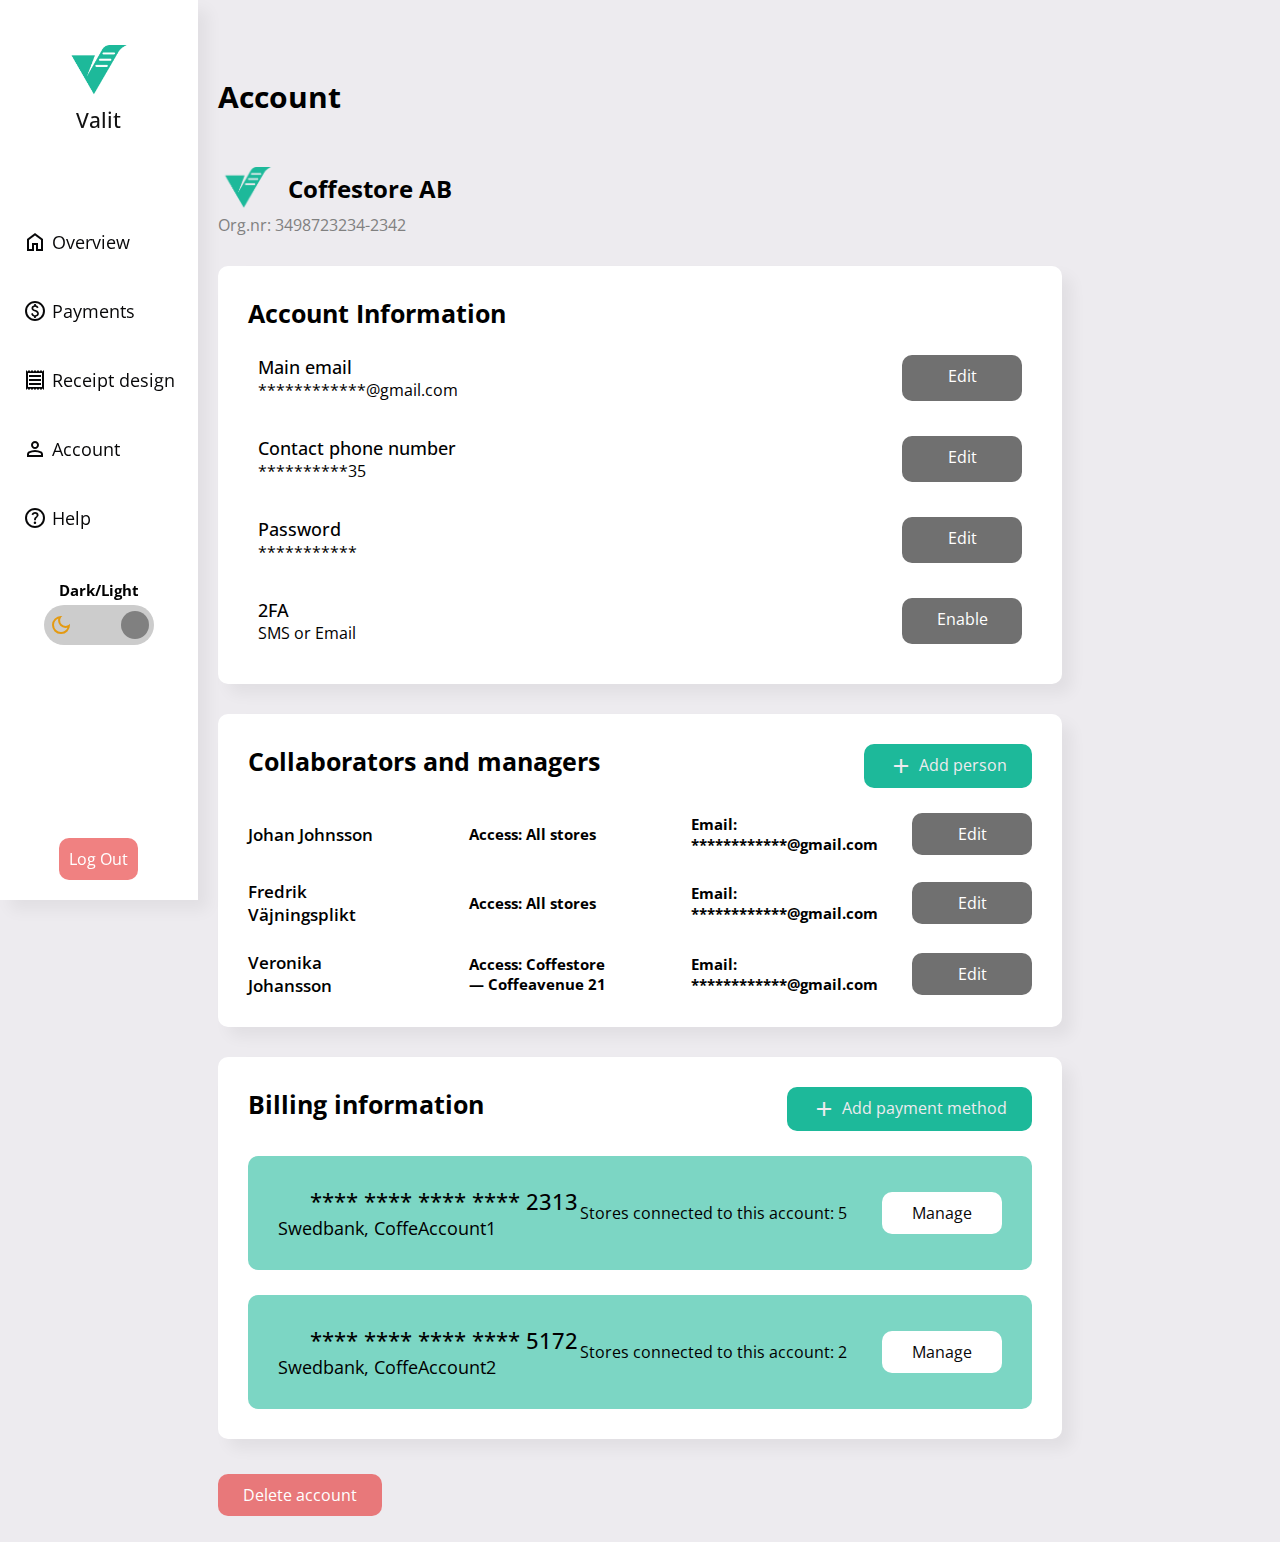
<file: dashboard/account.html>
<!DOCTYPE html>
<html lang="en">
<head>
    <meta charset="UTF-8">
    <meta name="viewport" content="width=device-width, initial-scale=1.0">
    <title>Valit - Dashboard</title>
    <link rel="stylesheet" href="dashstyles.css">
    <link rel="stylesheet" href="https://fonts.googleapis.com/css2?family=Material+Symbols+Outlined:opsz,wght,FILL,GRAD@48,400,1,0" />
    <link rel="icon" sizes="32x32" type="image/png" href="../assets/Images/favicon.png" />
</head>
    <body>
        <nav id="Nav">
            <a  class="logolink" href="#">
                <img src="../assets/Images/Valitnotext2.png" class="logo">
                <h1  id="LogotextID" class="logo-text">Valit</h1>
            </a>
            <ul>
                <div>
                    <li><a class="navLink" href="./overview.html"><span class="material-symbols-outlined">home</span>Overview</a></li>
                    <li><a class="navLink" href="./payments.html"><span class="material-symbols-outlined">paid</span>Payments</a></li>
                    <li><a class="navLink" href="./designer.html"><span class="material-symbols-outlined">receipt</span>Receipt design</a></li>
                    <li><a class="navLink" href="./account.html"><span class="material-symbols-outlined">person</span>Account</a></li>
                    <li><a class="navLink" href="./help.html"><span class="material-symbols-outlined">help</span>Help</a></li>
                    
                </div>
                <div class="settingsMenu">
                    <div class="CMholder">
                        <h4 id="CMtitle" >Dark/Light</h4>
                        <input type="checkbox" class="CMcheckbox" id="CMcheckbox">
                        <label id="CMcheckbox-label" for="CMcheckbox" class="CMcheckbox-label">
                            <span id="CM-IconD" class="material-symbols-outlined DM">dark_mode</span>
                            <span id="CM-IconL" class="material-symbols-outlined LM">light_mode</span>
    
                            <span id="CMslider" class="CMslider"></span>
                        </label>
                    </div>
                    
                    <a id="nav-logout" class="logoutNav" href="../index.html">Log Out</a>
                </div>
            </ul>
           
        </nav>

        <div id="Account">
            <div class="container">

                <h1 id="AccountTitle" class="sub-title">Account</h1>

                <div class="storeID accountID">
                    <img src="../assets/Images//Valitnotext2.png" class="storelogo">
                    <h2>Coffestore AB</h2>
                </div>
                <p id="orgNO">Org.nr: 3498723234-2342</p>

                <div class="accountinfo">
                    <h1 class="accountmainTitle">Account Information</h1>
                    <div class="field">
                        <div>
                            <h1 class="accountdetailT">Main email</h1>
                            <p>************@gmail.com</p>
                        </div>
                        <a class="editBtn" href="#">Edit</a>
                    </div>

                    <div class="field">
                        <div>
                            <h1 class="accountdetailT">Contact phone number</h1>
                            <p>**********35</p>
                        </div>
                        <a class="editBtn" href="#">Edit</a>
                    </div>

                    <div class="field">
                        <div>
                            <h1 class="accountdetailT">Password</h1>
                            <p>***********</p>
                        </div>
                        <a class="editBtn" href="#">Edit</a>
                    </div>

                    <div class="field">
                        <div>
                            <h1 class="accountdetailT">2FA</h1>
                            <p>SMS or Email</p>
                        </div>
                        <a class="editBtn" href="#">Enable</a>
                    </div>

                </div>

                <div class="collaborators">
                        <div class="filter">
                            <h1 class="accountmainTitle">Collaborators and managers</h1>
                            <a class="AddpersonBtn" href="#"> <span class="material-symbols-outlined">add</span>Add person</a>
                        </div>

                        <div class="collablist">
                            <div class="collaborator">
                                <h1>Johan Johnsson</h1>
                                <h3>Access: All stores</h3>
                                <h3>Email: ************@gmail.com</h3>
                                <a class="editBtn"  href="#">Edit</a>
                            </div>


                            <div class="collaborator">
                                <h1>Fredrik Väjningsplikt</h1>
                                <h3>Access: All stores</h3>
                                <h3>Email: ************@gmail.com</h3>
                                <a class="editBtn"  href="#">Edit</a>
                            </div>


                            <div class="collaborator">
                                <h1>Veronika Johansson</h1>
                                <h3>Access: Coffestore — Coffeavenue 21</h3>
                                <h3>Email: ************@gmail.com</h3>
                                <a class="editBtn"  href="#">Edit</a>
                            </div>
                        </div>
                </div>



                <div class="billing">
                    <div class="filter">
                        <h1 class="accountmainTitle">Billing information</h1>
                        <a class="AddpersonBtn" href="#"> <span class="material-symbols-outlined">add</span>Add payment method</a>
                    </div>
                    <div class="billingaccounts">
                        <div class="billingaccount">
                            <div>
                                <h1>**** **** **** **** 2313</h1>
                                <h2>Swedbank, CoffeAccount1</h2>
                            
                            </div>
                            <p>Stores connected to this account: 5</p>                                
                            <a href="#">Manage</a>
                        </div>

                        <div class="billingaccount">
                            <div>
                                <h1>**** **** **** **** 5172</h1>
                                <h2>Swedbank, CoffeAccount2</h2>
                            
                            </div>
                            <p>Stores connected to this account: 2</p>                                
                            <a href="#">Manage</a>
                        </div>

                    </div>
                </div>


                <div class="delete">
                    <a id="DeleteAccountBtn" href="#">Delete account</a>
                </div>

            </div>
        </div>

    </body>


    <script>


        function CMsystemPreference(){
            if(window.matchMedia("(prefers-color-scheme:dark)").matches)
            {
                document.getElementById("CMcheckbox").checked = false;
                changeColorMode('DM');
                localStorage.setItem('ColorMode', "DM")

            } else {
                document.getElementById("CMcheckbox").checked = true;
                changeColorMode('LM');
                localStorage.setItem('ColorMode', "LM")
            }
        }

    
        if(localStorage.getItem("ColorMode") == "DM") {
            document.getElementById("CMcheckbox").checked = false;
            changeColorMode('DM');
        } else if (localStorage.getItem("ColorMode") == "LM") {
            document.getElementById("CMcheckbox").checked = true;
            changeColorMode('LM');
        } else {
            CMsystemPreference(); 
        }
        
        if(localStorage.getItem("usrCred") == ""){
            window.location.href = "../auth/signin.html"
        } 

        var checkbox = document.getElementById("CMcheckbox");
        checkbox.addEventListener('change', () => {
            if(document.getElementById("CMcheckbox").checked == true){
                changeColorMode('LM');
                localStorage.setItem('ColorMode', "LM")
            } else {
                changeColorMode('DM');
                localStorage.setItem('ColorMode', "DM")

            }
        })



        function changeColorMode(mode){
        if (mode == "LM"){
            document.body.style.background = "#edebef"
            document.getElementById("Nav").style.background = "#FFF"
            document.getElementById("LogotextID").style.color = "#121212" 
            document.getElementById("CMtitle").style.color ="#000"
            document.getElementById("nav-logout").style.backgroundColor ="#e41f1f8f"


            var accountinfoList = document.querySelectorAll(".accountinfo")
            accountinfoList.forEach(item => {
                item.style.backgroundColor = "#fff"
                item.style.boxShadow = "10px 10px 15px rgba(0,0,0,0.05)"
                item.style.color = "#000"

            })


            

            document.querySelector(".accountID").style.color = "#000"
            document.getElementById("orgNO").style.color = "#808080"
            document.getElementById("AccountTitle").style.color = "#000"

            document.querySelector(".collaborators").style.backgroundColor = "#fff"
            document.querySelector(".collaborators").style.boxShadow = "10px 10px 15px rgba(0,0,0,0.05)"
            document.querySelector(".collaborators").style.color = "#000"


            document.querySelector(".billing").style.backgroundColor = "#fff"
            document.querySelector(".billing").style.boxShadow = "10px 10px 15px rgba(0,0,0,0.05)"
            document.querySelector(".billing").style.color = "#000"
            document.getElementById("DeleteAccountBtn").style.background = "#e41f1f8f"
        

            var navlist = document.getElementsByClassName("navLink")
            for (item of navlist) {
                item.style.color = "#070708"
            }
            

          

        


        } else if (mode == "DM") {
            document.body.style.background = "#121212"
            document.getElementById("Nav").style.background = "#212121"
            document.getElementById("LogotextID").style.color = "#ccc"
            document.getElementById("CMtitle").style.color ="#707070"
            document.getElementById("nav-logout").style.backgroundColor ="#e41f1f"

            var accountinfoList = document.querySelectorAll(".accountinfo")
            accountinfoList.forEach(item => {
                item.style.backgroundColor = "#212121"
                item.style.boxShadow = "10px 10px 15px rgba(255,255,255,0.02)"
                item.style.color = "#ccc"

            })


            

            document.querySelector(".accountID").style.color = "#fff"
            document.getElementById("orgNO").style.color = "#fff"
            document.getElementById("AccountTitle").style.color = "#fff"

            document.querySelector(".collaborators").style.backgroundColor = "#212121"
            document.querySelector(".collaborators").style.boxShadow = "10px 10px 15px rgba(255,255,255,0.02)"
            document.querySelector(".collaborators").style.color = "#ccc"


            document.querySelector(".billing").style.backgroundColor = "#212121"
            document.querySelector(".billing").style.boxShadow = "10px 10px 15px rgba(255,255,255,0.02)"
            document.querySelector(".billing").style.color = "#ccc"
            document.getElementById("DeleteAccountBtn").style.background = "#e41f1f"

            var navlist = document.getElementsByClassName("navLink")
            for (item of navlist) {
                item.style.color = "#ccc"
            }
            

          

           
        }
    }
        
    </script>
</html>
</file>
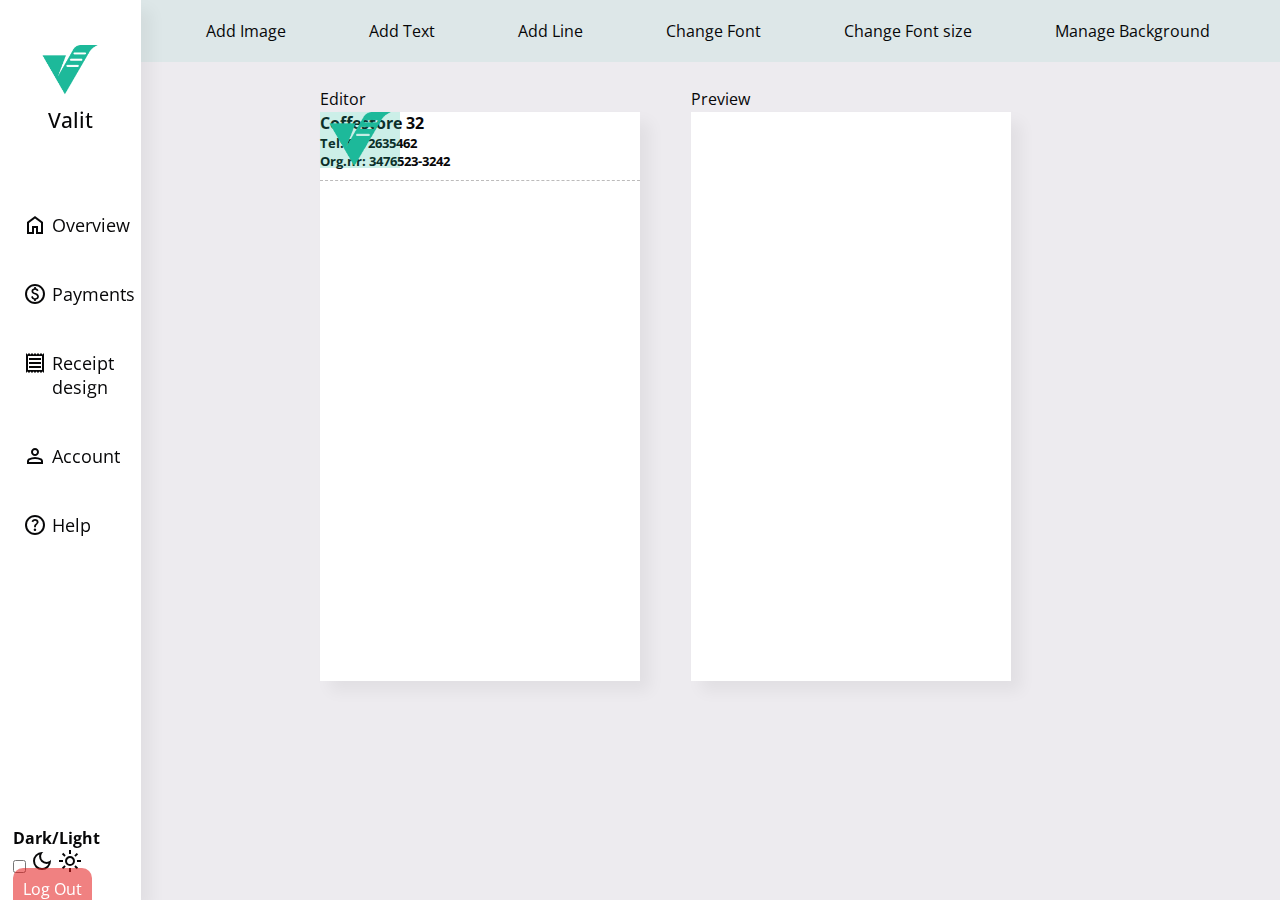
<file: dashboard/designer.html>
<!DOCTYPE html>
<html lang="en">
<head>
    <meta charset="UTF-8">
    <meta name="viewport" content="width=device-width, initial-scale=1.0">
    <title>Valit - Dashboard</title>
    <link rel="stylesheet" href="designer.css">
    <link rel="stylesheet" href="https://fonts.googleapis.com/css2?family=Material+Symbols+Outlined:opsz,wght,FILL,GRAD@48,400,1,0" />
    <link rel="icon" sizes="32x32" type="image/png" href="../assets/Images/favicon.png" />
</head>
<body>
    <nav id="Nav">
        <a  class="logolink" href="#">
            <img src="../assets/Images/Valitnotext2.png" class="logo">
            <h1  id="LogotextID" class="logo-text">Valit</h1>
        </a>
        <ul>
            <div>
                <li><a class="navLink" href="./overview.html"><span class="material-symbols-outlined">home</span>Overview</a></li>
                <li><a class="navLink" href="./payments.html"><span class="material-symbols-outlined">paid</span>Payments</a></li>
                <li><a class="navLink" href="#partners"><span class="material-symbols-outlined">receipt</span>Receipt design</a></li>
                <li><a class="navLink" href="./account.html"><span class="material-symbols-outlined">person</span>Account</a></li>
                <li><a class="navLink" href="./help.html"><span class="material-symbols-outlined">help</span>Help</a></li>
                
            </div>
            <div class="settingsMenu">
                <div class="CMholder">
                    <h4 id="CMtitle" >Dark/Light</h4>
                    <input type="checkbox" class="CMcheckbox" id="CMcheckbox">
                    <label id="CMcheckbox-label" for="CMcheckbox" class="CMcheckbox-label">
                        <span id="CM-IconD" class="material-symbols-outlined DM">dark_mode</span>
                        <span id="CM-IconL" class="material-symbols-outlined LM">light_mode</span>

                        <span id="CMslider" class="CMslider"></span>
                    </label>
                </div>
                
                <a id="nav-logout" class="logoutNav" href="../index.html">Log Out</a>
            </div>
        </ul>
       
    </nav>
    <div class="toolbar">
        <ul>
            <li><a href="#">Add Image</a></li>
            <li><a href="#">Add Text</a></li>
            <li><a href="#">Add Line</a></li>
            <li><a href="#">Change Font</a></li>
            <li><a href="#">Change Font size</a></li>
            <li><a href="#">Manage Background</a></li>

        </ul>
    </div>

    <div class="container">
        <div id="editor" class="editor">
            <h4 class="infoText">Editor</h4>
            <img id="logo2" class="logo2" src="../assets/Images/Valitnotext2.png">
            <h4>Coffestore 32</h4>
            <h5>Tel: 0872635462</h5>
            <h5>Org.nr: 3476523-3242</h5>
            <div class="line"></div>
        </div>


        <div id="preview" class="preview">
            <h4 class="infoText">Preview</h4>
        </div>
    </div>  
    

</body>
<script>
    var element = document.getElementById("logo2")
    var rect = element.getBoundingClientRect();

    var element2 = document.getElementById("editor")
    var rect2 = element2.getBoundingClientRect();

    dragElement(document.getElementById("logo2"));

    function dragElement(elmnt) {
        var pos1 = 0, pos2 = 0, pos3 = 0, pos4 = 0;
        if (document.getElementById(elmnt.id + "header")) {
            // if present, the header is where you move the DIV from:
            document.getElementById(elmnt.id + "header").onmousedown = dragMouseDown;
        } else {
            // otherwise, move the DIV from anywhere inside the DIV:
            elmnt.onmousedown = dragMouseDown;
        }

        function dragMouseDown(e) {
            e = e || window.event;
            e.preventDefault();
            // get the mouse cursor position at startup:
            pos3 = e.clientX;
            pos4 = e.clientY;
            document.onmouseup = closeDragElement;
            // call a function whenever the cursor moves:
            document.onmousemove = elementDrag;
        }

        function elementDrag(e) {
            e = e || window.event;
            e.preventDefault();
            // calculate the new cursor position:
            pos1 = pos3 - e.clientX;
            pos2 = pos4 - e.clientY;
            pos3 = e.clientX;
            pos4 = e.clientY;
            // set the element's new position:
            elmnt.style.top = (elmnt.offsetTop - pos2) + "px";
            elmnt.style.left = (elmnt.offsetLeft - pos1) + "px";
            console.log(elmnt.offsetLeft - rect2.left, rect.top - rect2.top)


        }

        function closeDragElement() {
            // stop moving when mouse button is released:
            document.onmouseup = null;
            document.onmousemove = null;
        }
    }

</script>
</html>
</file>
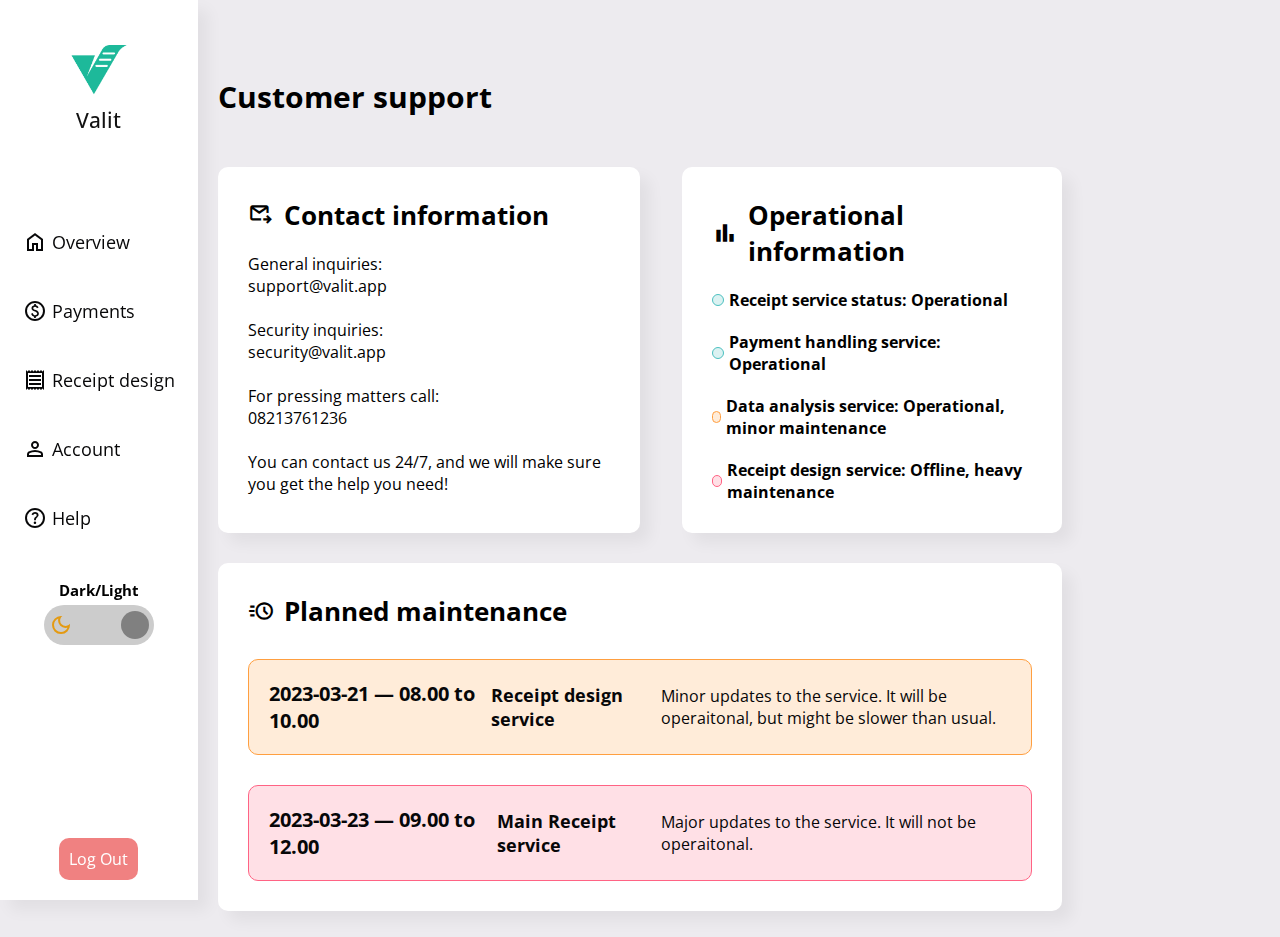
<file: dashboard/help.html>
<!DOCTYPE html>
<html lang="en">
<head>
    <meta charset="UTF-8">
    <meta name="viewport" content="width=device-width, initial-scale=1.0">
    <title>Valit - Dashboard</title>
    <link rel="stylesheet" href="dashstyles.css">
    <link rel="stylesheet" href="https://fonts.googleapis.com/css2?family=Material+Symbols+Outlined:opsz,wght,FILL,GRAD@48,400,1,0" />
    <link rel="icon" sizes="32x32" type="image/png" href="../assets/Images/favicon.png" />
</head>
<body>
    <nav id="Nav">
        <a  class="logolink" href="#">
            <img src="../assets/Images/Valitnotext2.png" class="logo">
            <h1  id="LogotextID" class="logo-text">Valit</h1>
        </a>
        <ul>
            <div>
                <li><a class="navLink" href="./overview.html"><span class="material-symbols-outlined">home</span>Overview</a></li>
                <li><a class="navLink" href="./payments.html"><span class="material-symbols-outlined">paid</span>Payments</a></li>
                <li><a class="navLink" href="./designer.html"><span class="material-symbols-outlined">receipt</span>Receipt design</a></li>
                <li><a class="navLink" href="./account.html"><span class="material-symbols-outlined">person</span>Account</a></li>
                <li><a class="navLink" href="./help.html"><span class="material-symbols-outlined">help</span>Help</a></li>
                
            </div>
            <div class="settingsMenu">
                <div class="CMholder">
                    <h4 id="CMtitle" >Dark/Light</h4>
                    <input type="checkbox" class="CMcheckbox" id="CMcheckbox">
                    <label id="CMcheckbox-label" for="CMcheckbox" class="CMcheckbox-label">
                        <span id="CM-IconD" class="material-symbols-outlined DM">dark_mode</span>
                        <span id="CM-IconL" class="material-symbols-outlined LM">light_mode</span>

                        <span id="CMslider" class="CMslider"></span>
                    </label>
                </div>
                
                <a id="nav-logout" class="logoutNav" href="../index.html">Log Out</a>
            </div>
        </ul>
       
    </nav>

    <div class="helpsection">
        <div class="container">
            <h1 id="mainTitle4" class="sub-title">Customer support</h1>
            <div class="row">

                <div id="help-col-1" class="help-col-1">
                    <h1 id="mainTitle1" class="HelpmainTitle"><span class="material-symbols-outlined">outgoing_mail</span>Contact information</h1>
                    <p class="generaltext" style="margin-top: 20px;">
                        General inquiries: <br>
                        support@valit.app
                        <br>
                        <br>
                        Security inquiries: <br>
                        security@valit.app
                        <br>
                        <br>
                        For pressing matters call: <br>
                        08213761236
                        <br>
                        <br>
                        You can contact us 24/7, and we will make sure you get the help you need!
                    </p>
                </div>
                <div id="help-col-2" class="help-col-2">
                    <h1 id="mainTitle2" class="HelpmainTitle"><span class="material-symbols-outlined">bar_chart</span>Operational information</h1>
                    <div class="maintenance">
                        <div class="stat">
                            <div class="operationalCM"></div>
                            <h1 class="generaltext">Receipt service status: Operational</h1>
                        </div>
                        <div class="stat">
                            <div class="operationalCM"></div>
                            <h1 class="generaltext">Payment handling service: Operational</h1>
                        </div>
                        <div class="stat">
                            <div class="maintenanceCM"></div>
                            <h1 class="generaltext">Data analysis service: Operational, minor maintenance</h1>
                        </div>
                        <div class="stat">
                            <div class="offline"></div>
                            <h1 class="generaltext">Receipt design service: Offline, heavy maintenance</h1>
                        </div>
                    </div>
                </div>


            </div>

            <div id="maintenanceSection" class="plannedMaintenance">
                <h1 id="mainTitle3" class="HelpmainTitle"><span class="material-symbols-outlined">acute</span>Planned maintenance</h1>
                <div class="ticket maintenanceCM">
                    <h1>2023-03-21 — 08.00 to 10.00 </h1>
                    <h2>Receipt design service</h2>
                    <p>Minor updates to the service. It will be operaitonal, but might be slower than usual.</p>
                </div>
                <div class="ticket offline">
                    <h1>2023-03-23 — 09.00 to 12.00 </h1>
                    <h2>Main Receipt service</h2>
                    <p>Major updates to the service. It will not be operaitonal.</p>
                </div>
            </div>

        </div>

    </div>





</body>

<script>
        function CMsystemPreference(){
            if(window.matchMedia("(prefers-color-scheme:dark)").matches)
            {
                document.getElementById("CMcheckbox").checked = false;
                changeColorMode('DM');
                localStorage.setItem('ColorMode', "DM")

            } else {
                document.getElementById("CMcheckbox").checked = true;
                changeColorMode('LM');
                localStorage.setItem('ColorMode', "LM")
            }
        }

        if(localStorage.getItem("usrCred") == ""){
            window.location.href = "../auth/signin.html"
        } 
    
        if(localStorage.getItem("ColorMode") == "DM"){
            document.getElementById("CMcheckbox").checked = false;
            changeColorMode('DM');
            } else if (localStorage.getItem("ColorMode") == "LM") {
                document.getElementById("CMcheckbox").checked = true;
                changeColorMode('LM');
            } else {
                CMsystemPreference();
        }

        var checkbox = document.getElementById("CMcheckbox");
        checkbox.addEventListener('change', () => {
            if(document.getElementById("CMcheckbox").checked == true){
                changeColorMode('LM');
                localStorage.setItem('ColorMode', "LM")
            } else {
                changeColorMode('DM');
                localStorage.setItem('ColorMode', "DM")

            }
        })

    
        function changeColorMode(mode){
        if (mode == "LM"){
            document.body.style.background = "#edebef"
            document.getElementById("Nav").style.background = "#FFF"
            document.getElementById("LogotextID").style.color = "#121212" 
            document.getElementById("CMtitle").style.color ="#000"
            document.getElementById("nav-logout").style.backgroundColor ="#e41f1f8f"
            document.getElementById("maintenanceSection").style.backgroundColor = "#fff"
            document.getElementById("maintenanceSection").style.boxShadow = "10px 10px 15px rgba(0,0,0,0.05)"

            document.getElementById("help-col-1").style.backgroundColor = "#fff"
            document.getElementById("help-col-1").style.boxShadow = "10px 10px 15px rgba(0,0,0,0.05)"
            document.getElementById("help-col-2").style.backgroundColor = "#fff"
            document.getElementById("help-col-2").style.boxShadow = "10px 10px 15px rgba(0,0,0,0.05)"

            document.getElementById("mainTitle1").style.color = "#000"
            document.getElementById("mainTitle2").style.color = "#000"
            document.getElementById("mainTitle3").style.color = "#000"
            document.getElementById("mainTitle4").style.color = "#000"

            var statuslist = document.querySelectorAll(".generaltext")
            statuslist.forEach(item => {
                item.style.color = "#000"
            })

            var operationalCM = document.querySelectorAll(".operationalCM")
            operationalCM.forEach(item => {
                item.style.backgroundColor = "rgba(75, 192, 192, 0.2)"
            })
            var maintenanceCM = document.querySelectorAll(".maintenanceCM")
            maintenanceCM.forEach(item => {
                item.style.backgroundColor = "rgba(255, 159, 64, 0.2)"
            })

            var offline = document.querySelectorAll(".offline")
            offline.forEach(item => {
                item.style.backgroundColor = "rgba(255, 99, 132, 0.2)"
            })
           
            var navlist = document.getElementsByClassName("navLink")
            for (item of navlist) {
                item.style.color = "#070708"
            }
            

        


        } else if (mode == "DM") {
            document.body.style.background = "#121212"
            document.getElementById("Nav").style.background = "#212121"
            document.getElementById("LogotextID").style.color = "#ccc"
            document.getElementById("CMtitle").style.color ="#707070"
            document.getElementById("nav-logout").style.backgroundColor ="#e41f1f"
            document.getElementById("maintenanceSection").style.backgroundColor = "#212121"
            document.getElementById("maintenanceSection").style.boxShadow = "10px 10px 15px rgba(255,255,255,0.02)"
            
            document.getElementById("help-col-1").style.backgroundColor = "#212121"
            document.getElementById("help-col-1").style.boxShadow = "10px 10px 15px rgba(255,255,255,0.02)"
            document.getElementById("help-col-2").style.backgroundColor = "#212121"
            document.getElementById("help-col-2").style.boxShadow = "10px 10px 15px rgba(255,255,255,0.02)"

            document.getElementById("mainTitle1").style.color = "#fff"
            document.getElementById("mainTitle2").style.color = "#fff"
            document.getElementById("mainTitle3").style.color = "#fff"
            document.getElementById("mainTitle4").style.color = "#fff"

            var statuslist = document.querySelectorAll(".generaltext")
            statuslist.forEach(item => {
                item.style.color = "#ccc"
            })

            var operationalCM = document.querySelectorAll(".operationalCM")
            operationalCM.forEach(item => {
                item.style.backgroundColor = "rgba(75, 192, 192, 1)"
            })
            var maintenanceCM = document.querySelectorAll(".maintenanceCM")
            maintenanceCM.forEach(item => {
                item.style.backgroundColor = "rgba(255, 159, 64, 1)"
            })

            var offline = document.querySelectorAll(".offline")
            offline.forEach(item => {
                item.style.backgroundColor = "rgba(255, 99, 132, 1)"
            })


            var navlist = document.getElementsByClassName("navLink")
            for (item of navlist) {
                item.style.color = "#ccc"
            }
            
           
        }
    }
        
</script>
</html>
</file>
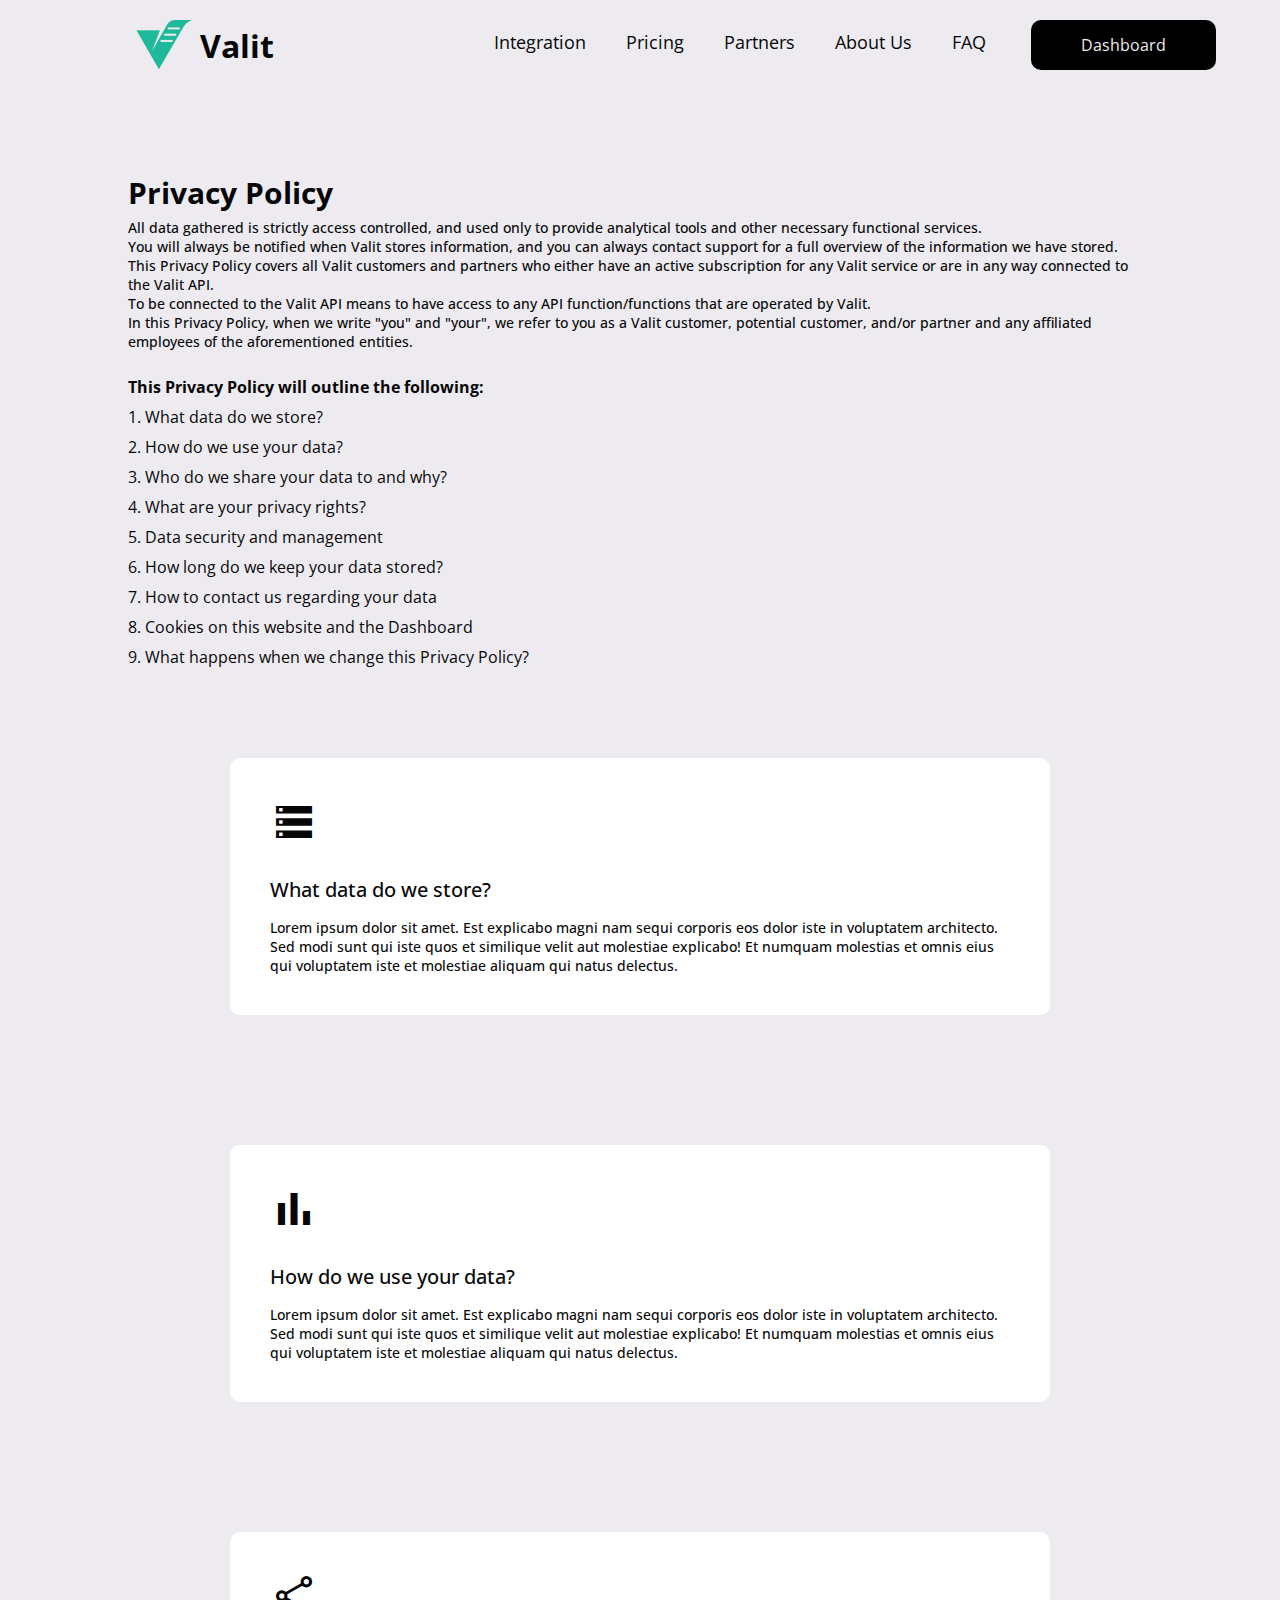
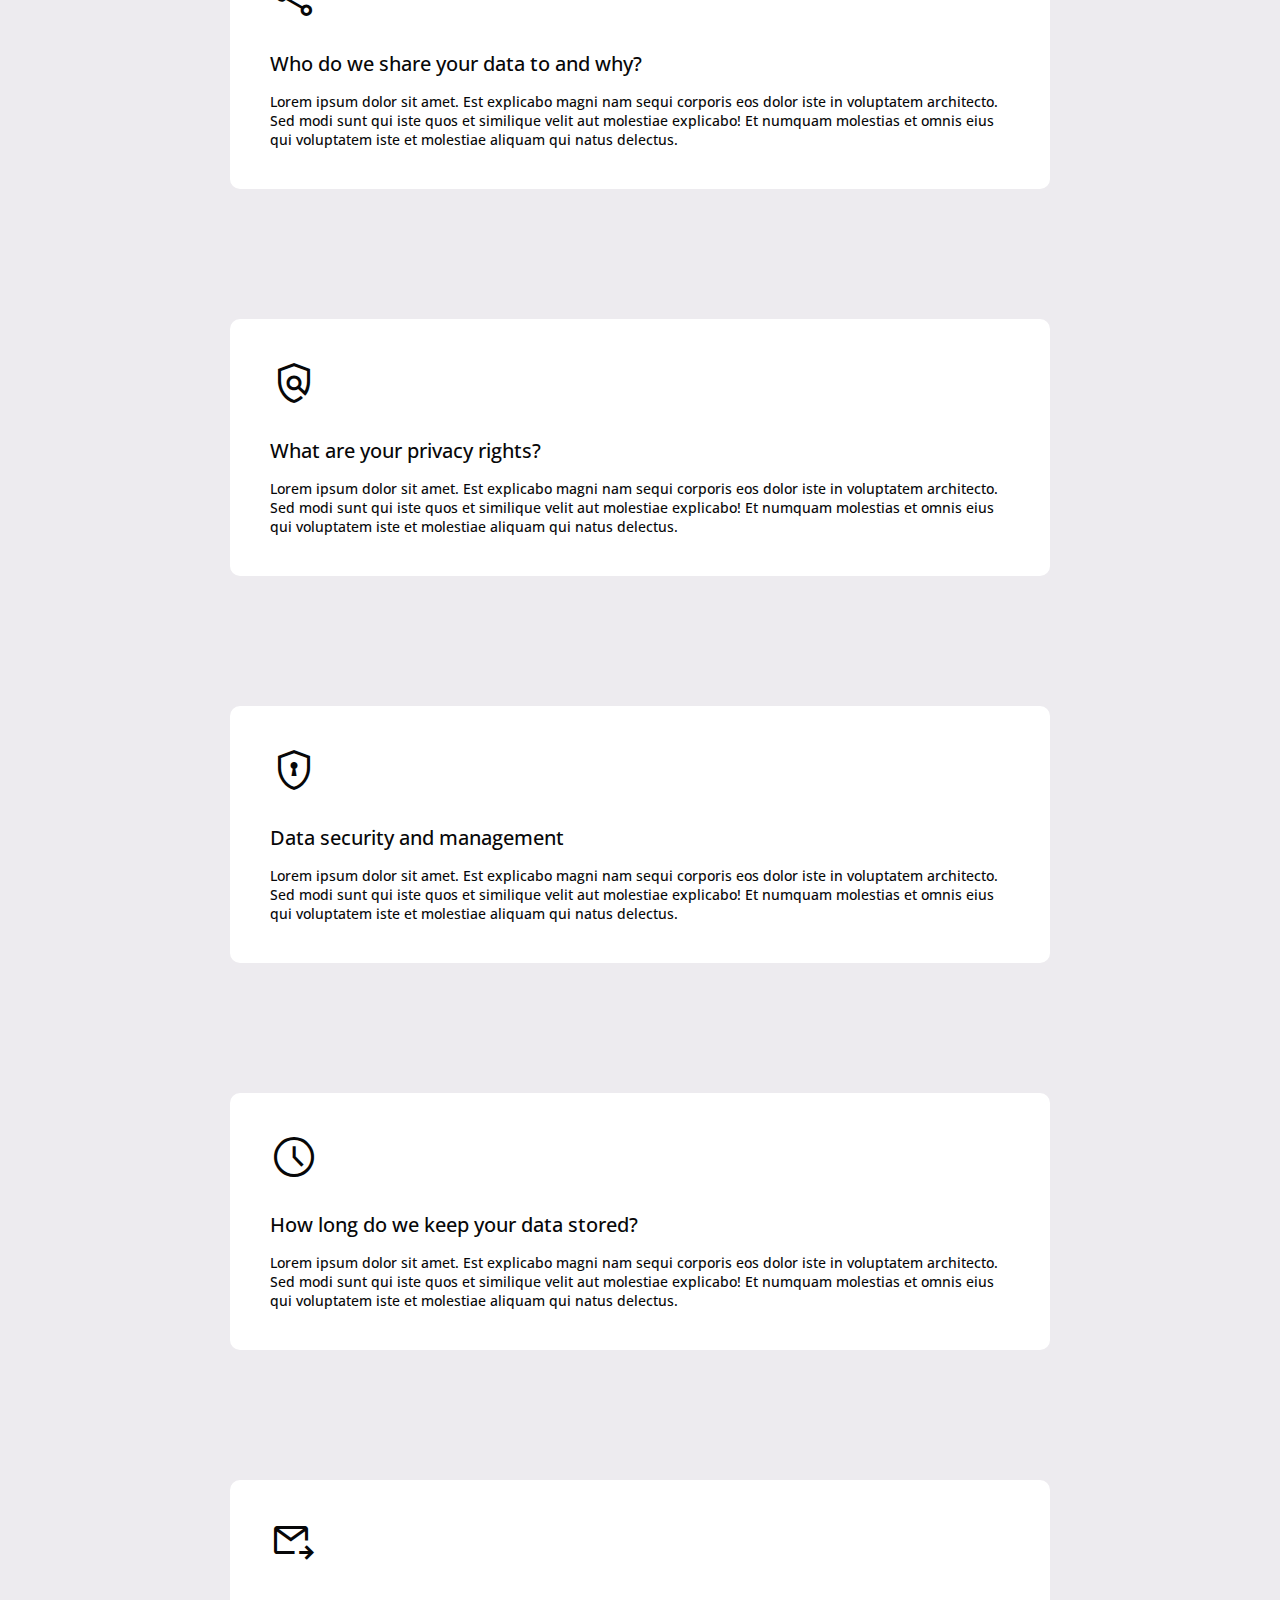
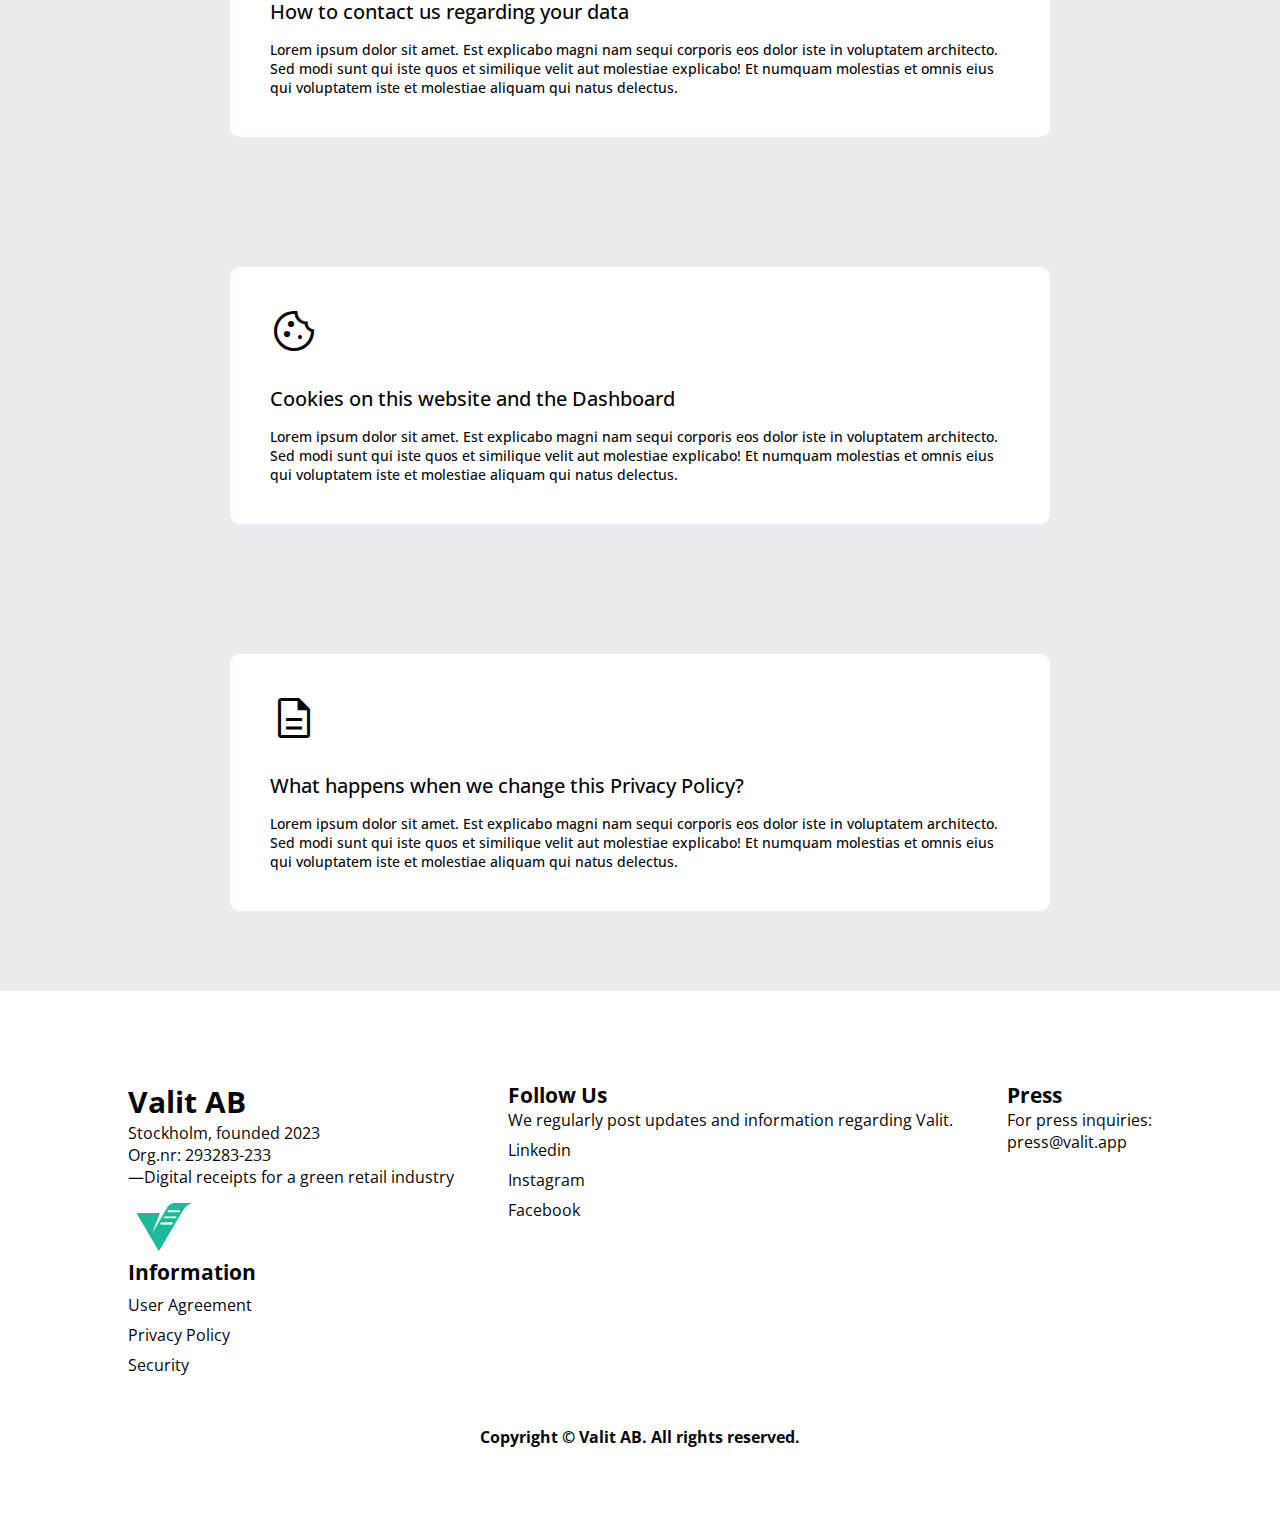
<file: en/privacypolicy.html>
<!DOCTYPE html>
<html lang="en">
<head>
    <meta charset="UTF-8">
    <meta name="viewport" content="width=device-width, initial-scale=1.0">
    <title>Valit</title>
    <link rel="stylesheet" href="../styles.css">
    <link rel="stylesheet" href="https://fonts.googleapis.com/css2?family=Material+Symbols+Outlined:opsz,wght,FILL,GRAD@48,400,1,0" />
    <link rel="icon" sizes="32x32"  href="../assets/Images/Valitnotext2.png" />
</head>
<body>

    <nav>
                    
        <a  class="logolink" href="../index.html#"><img src="../assets/Images/Valitnotext2.png" class="logo"> <h1 class="logo-text">Valit</h1></a>
        <ul>
            <li><a href="../index.html#integration">Integration</a></li>
            <li><a href="../index.html#pricing">Pricing</a></li>
            <li><a href="../index.html#partners">Partners</a></li>
            <li><a href="../index.html#aboutUs">About Us</a></li>
            <li><a href="../index.html#FAQ">FAQ</a></li>
            <a href="#" class="btn3">Dashboard</a>


        </ul>
    </nav>

    <div>
        <div class="container">
            <div>
                <h1 class="PrivacyTitle">Privacy Policy</h1>
                <h4 class="sec-info1">
                    All data gathered is strictly access controlled, and used only to provide analytical tools and other necessary functional services.
                    <br>
                    You will always be notified when Valit stores information, and you can always contact support for a full overview of the information we have stored.
                    <br>
                    This Privacy Policy covers all Valit customers and partners who either have an active subscription for any Valit service or are in any way connected to the Valit API.
                    <br>
                    To be connected to the Valit API means to have access to any API function/functions that are operated by Valit.
                    <br>
                    In this Privacy Policy, when we write "you" and "your", we refer to you as a Valit customer, potential customer, and/or partner and any affiliated employees of the aforementioned entities. 
                </h4>
            </div>

            <div id="ContentTablePP">
                    <ul class="contentTableLinks">
                        <li><h1>This Privacy Policy will outline the following:</h1></li>
                        <li><a href="#PP1">1. What data do we store?</a></li>
                        <li><a href="#PP2">2. How do we use your data?</a></li>
                        <li><a href="#PP3">3. Who do we share your data to and why?</a></li>
                        <li><a href="#PP4">4. What are your privacy rights?</a></li>
                        <li><a href="#PP5">5. Data security and management</a></li>
                        <li><a href="#PP6">6. How long do we keep your data stored?</a></li>
                        <li><a href="#PP7">7. How to contact us regarding your data</a></li>
                        <li><a href="#PP8">8. Cookies on this website and the Dashboard</a></li>
                        <li><a href="#PP9">9. What happens when we change this Privacy Policy?</a></li>

                    </ul>
            </div>


            <div id="PP1">
                <div class="container">
                    <div class="processlist">

                        <div>
                            <span class="material-symbols-outlined">storage</span>
                            <h2>What data do we store?</h2>
                            <p>Lorem ipsum dolor sit amet. Est explicabo magni nam sequi corporis eos dolor iste in voluptatem architecto. Sed modi sunt qui iste quos et similique velit aut molestiae explicabo! Et numquam molestias et omnis eius qui voluptatem iste et molestiae aliquam qui natus delectus.

                            </p>
                        </div>
                        
                    </div>
    
    
                </div>
            </div>


            <div id="PP2">
                <div class="container">
                    <div class="processlist">

                        <div>
                            <span class="material-symbols-outlined">bar_chart</span>
                            <h2>How do we use your data?</h2>
                            <p>Lorem ipsum dolor sit amet. Est explicabo magni nam sequi corporis eos dolor iste in voluptatem architecto. Sed modi sunt qui iste quos et similique velit aut molestiae explicabo! Et numquam molestias et omnis eius qui voluptatem iste et molestiae aliquam qui natus delectus.

                            </p>
                        </div>
                        
                    </div>
    
    
                </div>
            </div>

            <div id="PP3">
                <div class="container">
                    <div class="processlist">

                        <div>
                            <span class="material-symbols-outlined">share</span>
                            <h2>Who do we share your data to and why?</h2>
                            <p>Lorem ipsum dolor sit amet. Est explicabo magni nam sequi corporis eos dolor iste in voluptatem architecto. Sed modi sunt qui iste quos et similique velit aut molestiae explicabo! Et numquam molestias et omnis eius qui voluptatem iste et molestiae aliquam qui natus delectus.

                            </p>
                        </div>
                        
                    </div>
    
                </div>
            </div>

            <div id="PP4">
                <div class="container">
                    <div class="processlist">

                        <div>
                            <span class="material-symbols-outlined">policy</span>
                            <h2>What are your privacy rights?</h2>
                            <p>Lorem ipsum dolor sit amet. Est explicabo magni nam sequi corporis eos dolor iste in voluptatem architecto. Sed modi sunt qui iste quos et similique velit aut molestiae explicabo! Et numquam molestias et omnis eius qui voluptatem iste et molestiae aliquam qui natus delectus.

                            </p>
                        </div>
                        
                    </div>
    
                </div>
            </div>


            <div id="PP5">
                <div class="container">
                    <div class="processlist">

                        <div>
                            <span class="material-symbols-outlined">encrypted</span>
                            <h2>Data security and management</h2>
                            <p>Lorem ipsum dolor sit amet. Est explicabo magni nam sequi corporis eos dolor iste in voluptatem architecto. Sed modi sunt qui iste quos et similique velit aut molestiae explicabo! Et numquam molestias et omnis eius qui voluptatem iste et molestiae aliquam qui natus delectus.

                            </p>
                        </div>
                        
                    </div>
    
                </div>
            </div>


            <div id="PP6">
                <div class="container">
                    <div class="processlist">

                        <div>
                            <span class="material-symbols-outlined">schedule</span>
                            <h2>How long do we keep your data stored?</h2>
                            <p>Lorem ipsum dolor sit amet. Est explicabo magni nam sequi corporis eos dolor iste in voluptatem architecto. Sed modi sunt qui iste quos et similique velit aut molestiae explicabo! Et numquam molestias et omnis eius qui voluptatem iste et molestiae aliquam qui natus delectus.

                            </p>
                        </div>
                        
                    </div>
    
                </div>
            </div>

            <div id="PP7">
                <div class="container">
                    <div class="processlist">

                        <div>
                            <span class="material-symbols-outlined">outgoing_mail</span>
                            <h2>How to contact us regarding your data</h2>
                            <p>Lorem ipsum dolor sit amet. Est explicabo magni nam sequi corporis eos dolor iste in voluptatem architecto. Sed modi sunt qui iste quos et similique velit aut molestiae explicabo! Et numquam molestias et omnis eius qui voluptatem iste et molestiae aliquam qui natus delectus.

                            </p>
                        </div>
                        
                    </div>
    
                </div>
            </div>


            <div id="PP8">
                <div class="container">
                    <div class="processlist">

                        <div>
                            <span class="material-symbols-outlined">cookie</span>
                            <h2>Cookies on this website and the Dashboard</h2>
                            <p>Lorem ipsum dolor sit amet. Est explicabo magni nam sequi corporis eos dolor iste in voluptatem architecto. Sed modi sunt qui iste quos et similique velit aut molestiae explicabo! Et numquam molestias et omnis eius qui voluptatem iste et molestiae aliquam qui natus delectus.

                            </p>
                        </div>
                        
                    </div>
    
                </div>
            </div>


            <div id="PP9">
                <div class="container">
                    <div class="processlist">

                        <div>
                            <span class="material-symbols-outlined">description</span>
                            <h2>What happens when we change this Privacy Policy?</h2>
                            <p>Lorem ipsum dolor sit amet. Est explicabo magni nam sequi corporis eos dolor iste in voluptatem architecto. Sed modi sunt qui iste quos et similique velit aut molestiae explicabo! Et numquam molestias et omnis eius qui voluptatem iste et molestiae aliquam qui natus delectus.

                            </p>
                        </div>
                        
                    </div>
    
                </div>
            </div>


        </div>
    </div>

    <div id="footer">
        <div class="container">
            <div class="row">

                <div class="Company-info">
                    <h1 class="sub-title-small name">Valit AB</h1>
                    <p>Stockholm, founded 2023<br>Org.nr: 293283-233 </p>
                    <p>—Digital receipts for a green retail industry</p>
                    <a href="../index.html"><img src="../assets/Images/Valitnotext2.png" class="logo footerlogo"></a>
                    
                    
                </div>

                <div class="list-footer">
                    <h1 class="sub-title-small">Follow Us</h1>
                    <p>We regularly post updates and information regarding Valit.</p>
                    <ul>
                        <li><a href="#">Linkedin</a></li>
                        <li><a href="#">Instagram</a></li>
                        <li><a href="#">Facebook</a></li>
                    </ul>
                </div>


                <div class="press">
                    <h1 class="sub-title-small">Press</h1>
                    <p>For press inquiries:</p>
                    <p>press@valit.app</p>
                </div>

                <div class="list-footer">
                    <h1 class="sub-title-small">Information</h1>
                    <li><a href="#">User Agreement</a></li>
                    <li><a href="#">Privacy Policy</a></li>
                    <li><a href="./security.html">Security</a></li>
                </div>
            </div>
            <div class="copyright">
                <h3>Copyright © Valit AB. All rights reserved.</h3>
            </div>
        </div>
    </div>

    <script>
        document.addEventListener('scroll', () => {
            const nav = document.querySelector('nav');
            if (window.scrollY > 0) {
                nav.classList.add('scrolled');
            } else {
                nav.classList.remove('scrolled');

            }
        } )
    </script>

</body>
</html>
</file>
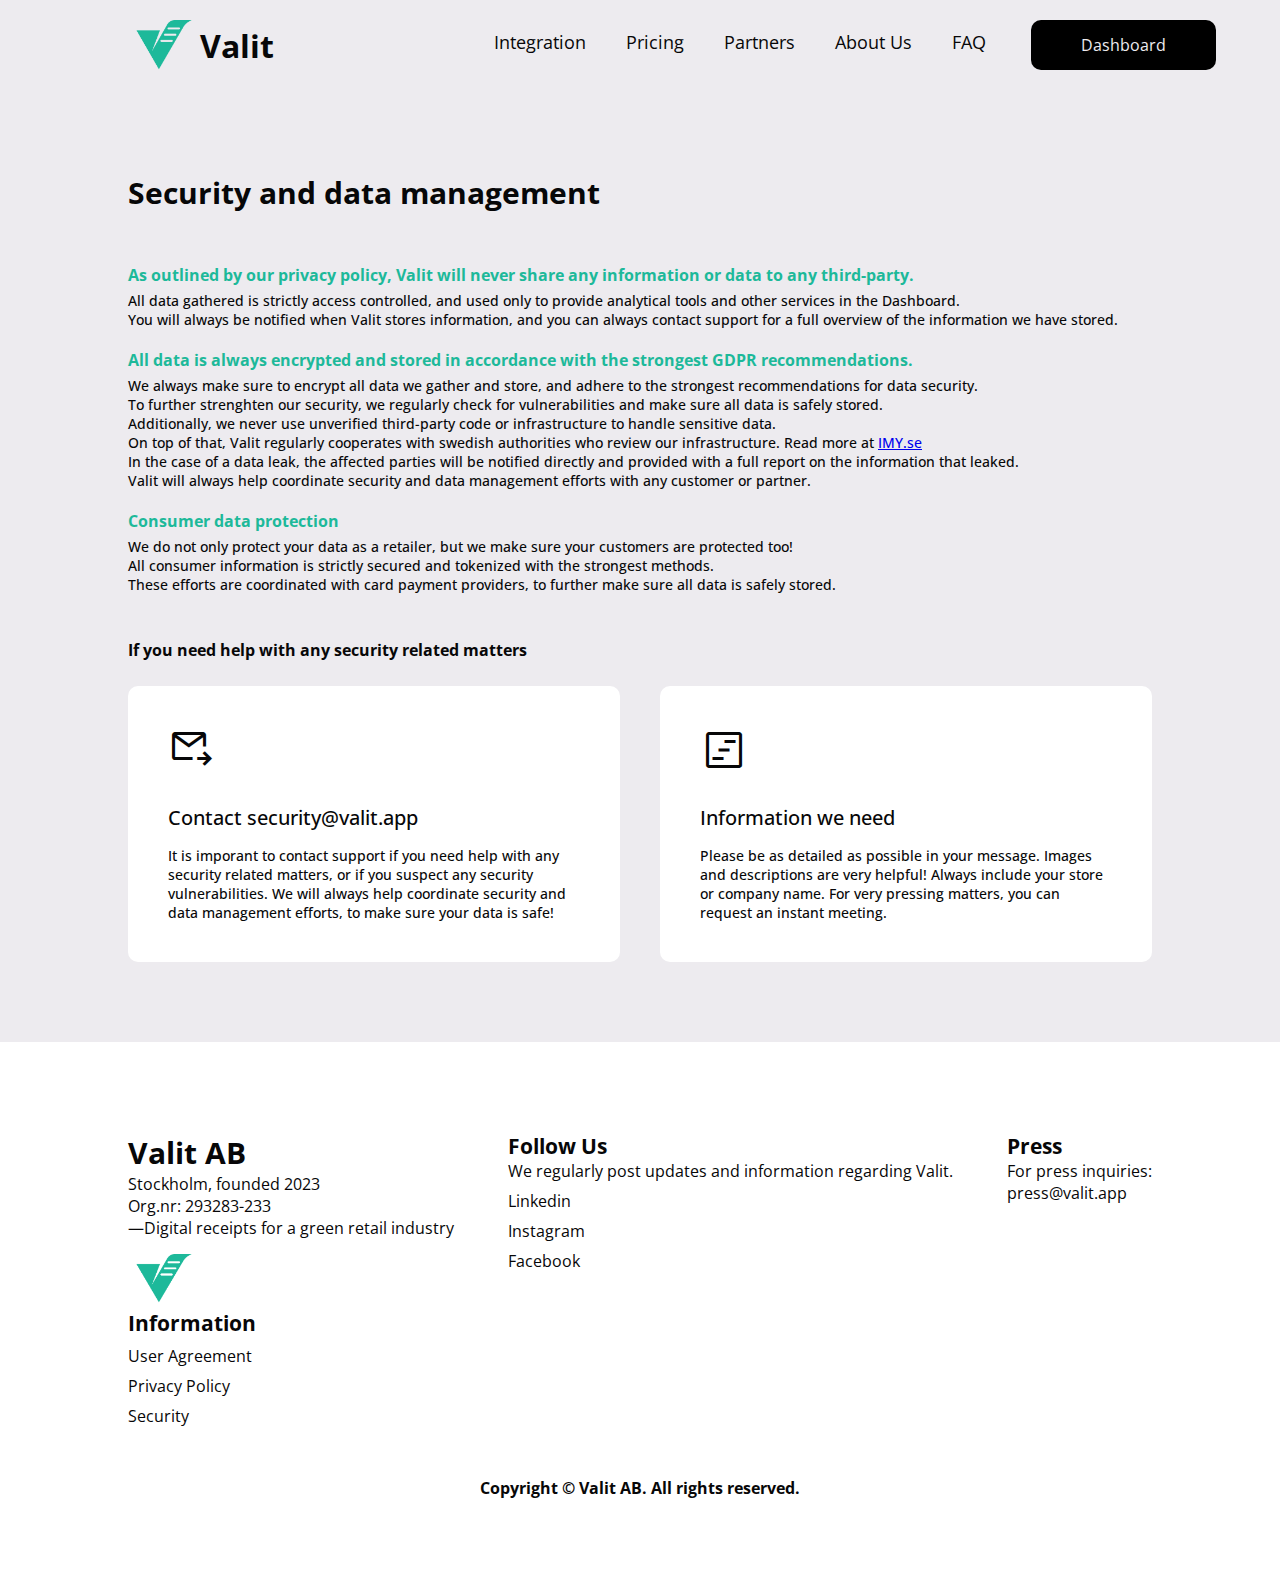
<file: en/security.html>
<!DOCTYPE html>
<html lang="en">
<head>
    <meta charset="UTF-8">
    <meta name="viewport" content="width=device-width, initial-scale=1.0">
    <title>Valit</title>
    <link rel="stylesheet" href="../styles.css">
    <link rel="stylesheet" href="https://fonts.googleapis.com/css2?family=Material+Symbols+Outlined:opsz,wght,FILL,GRAD@48,400,1,0" />
    <link rel="icon" sizes="32x32"  href="../assets/Images/Valitnotext2.png" />
</head>
<body>

    <nav>
                    
        <a  class="logolink" href="../index.html#"><img src="../assets/Images/Valitnotext2.png" class="logo"> <h1 class="logo-text">Valit</h1></a>
        <ul>
            <li><a href="../index.html#integration">Integration</a></li>
            <li><a href="../index.html#pricing">Pricing</a></li>
            <li><a href="../index.html#partners">Partners</a></li>
            <li><a href="../index.html#aboutUs">About Us</a></li>
            <li><a href="../index.html#FAQ">FAQ</a></li>
            <a href="#" class="btn3">Dashboard</a>


        </ul>
    </nav>

    <div>
        <div class="container">
            <div>
                <h1 class="securityTitle">Security and data management</h1>
               
                <h4 class="sec-infoT">As outlined by our privacy policy, Valit will never share any information or data to any third-party.</h4>
                <h4 class="sec-info1">
                    All data gathered is strictly access controlled, and used only to provide analytical tools and other services in the Dashboard.
                    <br>
                    You will always be notified when Valit stores information, and you can always contact support for a full overview of the information we have stored.
                      
                </h4>

                <h4 class="sec-infoT">All data is always encrypted and stored in accordance with the strongest GDPR recommendations.</h4>
                <h4 class="sec-info1">
                    We always make sure to encrypt all data we gather and store, and adhere to the strongest recommendations for data security.
                    <br>
                    To further strenghten our security, we regularly check for vulnerabilities and make sure all data is safely stored.
                    <br>
                    Additionally, we never use unverified third-party code or infrastructure to handle sensitive data.
                    <br>
                    On top of that, Valit regularly cooperates with swedish authorities who review our infrastructure. Read more at <a target="_blank"  href="https://www.imy.se/">IMY.se</a>
                    <br>
                    In the case of a data leak, the affected parties will be notified directly and provided with a full report on the information that leaked.
                    <br>
                    Valit will always help coordinate security and data management efforts with any customer or partner. 
                </h4>
                
                <h4 class="sec-infoT">Consumer data protection</h4>
                <h4 class="sec-info1">
                    We do not only protect your data as a retailer, but we make sure your customers are protected too!
                    <br>
                    All consumer information is strictly secured and tokenized with the strongest methods.
                    <br>
                    These efforts are coordinated with card payment providers, to further make sure all data is safely stored.
                
                </h4>
            </div>

            <h4 class="sec-infoT2">If you need help with any security related matters</h4>
            <div class="securityContact">
                <div>
                    <span class="material-symbols-outlined">outgoing_mail</span>
                    <h2>Contact security@valit.app</h2>
                    <p>It is imporant to contact support if you need help with any security related matters, or if you suspect any security vulnerabilities. We will always help coordinate security and data management efforts, to make sure your data is safe!</p>
                </div>
                <div>
                    <span class="material-symbols-outlined">view_timeline</span>
                    <h2>Information we need</h2>
                    <p>Please be as detailed as possible in your message. Images and descriptions are very helpful! Always include your store or company name. For very pressing matters, you can request an instant meeting.</p>
                </div>
            </div>


           
        </div>
    </div>


    <div id="footer">
        <div class="container">
            <div class="row">

                <div class="Company-info">
                    <h1 class="sub-title-small name">Valit AB</h1>
                    <p>Stockholm, founded 2023<br>Org.nr: 293283-233 </p>
                    <p>—Digital receipts for a green retail industry</p>
                    <a href="../index.html"><img src="../assets/Images/Valitnotext2.png" class="logo footerlogo"></a>
                    
                    
                </div>

                <div class="list-footer">
                    <h1 class="sub-title-small">Follow Us</h1>
                    <p>We regularly post updates and information regarding Valit.</p>
                    <ul>
                        <li><a href="#">Linkedin</a></li>
                        <li><a href="#">Instagram</a></li>
                        <li><a href="#">Facebook</a></li>
                    </ul>
                </div>


                <div class="press">
                    <h1 class="sub-title-small">Press</h1>
                    <p>For press inquiries:</p>
                    <p>press@valit.app</p>
                </div>

                <div class="list-footer">
                    <h1 class="sub-title-small">Information</h1>
                    <li><a href="#">User Agreement</a></li>
                    <li><a href="./privacypolicy.html">Privacy Policy</a></li>
                    <li><a href="#">Security</a></li>
                </div>
            </div>
            <div class="copyright">
                <h3>Copyright © Valit AB. All rights reserved.</h3>
            </div>
        </div>
    </div>

    <script>
        document.addEventListener('scroll', () => {
            const nav = document.querySelector('nav');
            if (window.scrollY > 0) {
                nav.classList.add('scrolled');
            } else {
                nav.classList.remove('scrolled');

            }
        } )
    </script>

</body>
</html>
</file>
<file: dashboard/dashstyles.css>
@import url('https://fonts.googleapis.com/css2?family=Open+Sans:ital,wght@0,300;0,400;0,500;0,600;0,700;0,800;1,300;1,400;1,500;1,600;1,700;1,800&display=swap');

html{
    scroll-behavior: smooth;
}

/*reset*/
*{
    margin: 0;
    padding: 0;
    font-family: 'Open Sans', sans-serif;
    box-sizing: border-box;
}

body{
    background: #edebef;
    color: #070708;
}


nav{
    padding-left: 1%;
    padding-top: 20px;
    padding-right: 1%;
    display: flex;
    flex-direction: column;
    flex-wrap:nowrap;
    position: fixed;
    background: #fff;
    top: 0;
    z-index: 3;
    width: fit-content;
    box-shadow: 10px 10px 15px rgba(0,0,0,0.05);
    height: 100%;
}

.logo{
    width: 8vh;
    margin-bottom: 10px;
    margin-top: 25px;
}

.logolink{
    display: flex;
    align-items: center;
    text-decoration: none;
    align-self: center;
    justify-content: center;
    flex-direction: column;
}

.logoutNav{
    background-color: #e41f1f8f;
    padding: 10px;
    border-radius: 10px;
    color: #fff;
    text-decoration: none;
    align-self: center;
    margin-bottom: 20px;
    transition: all 0.5s ease;
}

.logoutNav:hover{
    transform: translateY(-5px);
}

.logo-text{
    color: #070708;
    font-weight: 500;
    font-size: 21px;
}

nav ul {
    flex-direction: column;
    display: flex;
    margin-top: 30%;
    height: 100%;
    width: 100%;
    justify-content: space-between;
    
}



nav ul li {
    display: inline-block;
    list-style: none;
    margin: 10px 10px;
    display: flex;
    flex-direction: row;
    margin-top: 45px;
    align-content: center;
}

nav ul li a span{
    position: relative;
    margin-right: 5px;
    background-color: transparent;
}

.navLink{
    color: #070708;
}

nav ul li a{
    text-decoration: none;
    font-size: 18px;
    position: relative;
    display: flex;

}

nav ul li a::after{
    content: '';
    width: 0%;
    height: 3px;
    background: #1db99a;
    position: absolute;
    left: 0px;
    bottom: -6px;
    transition: 0.5s;

}

nav ul li a:hover::after{
    width: 100%;
}


.sub-title{
    font-size: 30px;
    font-weight: 700;
    color: #070708;
    margin-top: 6%;
}

.container{
    padding: 2% 17%;
    z-index: 2;

}



.settingsMenu{
    flex-direction: column;
    display: flex;
    align-items: center;
    height: 100%;
    justify-content: space-between;
}

.settingsMenu h4{
    font-size: 15px;
    margin-bottom: 5px;
}


.CMcheckbox{
    opacity: 0;
    position: absolute;
}

.CMcheckbox-label{
    background-color: #ccc;
    width: 110px;
    height: 40px;
    border-radius: 50px;
    position: relative;
    padding: 5px;
    cursor: pointer;
    display: flex;
    justify-content: space-between;
    align-items: center;
    
}

.CMholder{
    align-items: center;
    display: flex;
    flex-direction: column;
    margin-top: 40px;
}

.DM{
    color: #e49a11;
}

.LM{
    color: #e49a11;
}

.CMcheckbox-label .CMslider{
    background-color: #808080;
    width: 28px;
    height: 28px;
    position: absolute;
    left: 5px;
    top: 6px;
    border-radius: 50%;
    transition: all 0.2s linear;

}

.CMcheckbox:checked + .CMcheckbox-label .CMslider{
    transform: translateX(72px);
}








.storelist{
    display: flex;
    flex-direction: column;
    grid-template-columns: repeat(auto-fit, minmax(250px, 1fr));
    grid-gap: 40px;
    margin-top: 50px;
    list-style: none;


}

.storelist a{
    text-decoration: none;
    color: #070708;
}

.store{
    background: #fff;
    padding: 40px;
    font-size: 14px;
    font-weight: 500;
    border-radius: 10px;
    transition: background 0.5s, transform 0.5s;
    display: flex;
    flex-direction: column;
    align-items: flex-start;
}

.inprogress{
    background: #e49a1191;
}

.stats{
    color: #333232c4;
    display: flex;
    flex-direction: row;
    margin-top: 10px;
    width: 100%;
    padding-left: 70px;
    padding-right: 70px;
    justify-content: space-between;
}

.mainpanel {
    display: flex;
    flex-direction: row;
    align-items: center;
    width: 100%;
}

.storeID{
    display: flex;
    flex-direction: row;
    align-items: center;
    width: 100%;
}

.mainpanel span{
    color: #1db99a;
}




.storelist .store h2{
    font-size: 20px;
    font-weight: 500;
}



.storelist .store:hover{
    transform: translateY(-10px);
}



.storelogo{
    width: 60px;
    height: auto;
    background-size: contain;
    display: block;
    margin-right: 10px;
}




.addStoreBtn{
    background-color: #1db99a;
    padding: 5px;
    border-radius: 10px;
    color: #fff;
    text-align: center;
    width: 150px;
    height: 40px;
    display: flex;
    align-items: center;
    transition: all 0.5s ease;
    user-select: none;
    cursor: pointer;
}

.addStoreBtn:hover{
    transform: translateY(-5px);
}




.settingsbtn{
    display: flex;
    width: 25px;
    text-decoration: none;
    color: #000;
    transition: all 1s ease;
    cursor: pointer;
    height: 25px;
    justify-content: center;
    align-items: center;
}

.settingsbtn span {
    height: 25px;
    width: 25px;
}

.settingsbtn:hover{
    transform: rotate(90deg);

}



.dropDown{
    min-width: 15em;
    position: relative;
    flex-direction: column;

}

.dropDown *{
    box-sizing: border-box;

}

.select{
    display: flex;
    justify-content: space-between;
    align-items: center;
    border-radius: 1em;
    cursor: pointer;
    transition: background 0.5s ease;
    user-select: none;
}


.select-clicked {
    border: 0px #26489a solid;
}

.select:hover{
    background: transparent;

}

.caret{
    width: 0;
    height: 0;
    border-left: 10px solid transparent;
    border-right: 10px solid transparent;
    border-top: 11px solid #fff;
    transition: 0.5s;
    margin-left: 20px;

}


.caret-rotate {
    transform: rotate(-90deg);
}




.menuLM{
    list-style: none;
    padding: 0.2em 0.5em;
    background: #fff;
    box-shadow: 0 0.5em 1em rgba(0,0,0,0.2);
    border-radius: 0.5em;
    color: #9fa5b5;
    position: absolute;
    
    top: 4em;
    left: 50%;
    width: 100%;
    transform: translateX(-50%);
    opacity: 0;
    display: none;
    transition: 0.3s;
    z-index: 3;
}


.menuLM li{
    padding: 0.7em 0.5em;
    margin: 0.3em 0;
    border-radius: 0.5em;
    cursor: pointer;
    color: #212121;
    font-weight: 500;

}


.menuLM li:hover{
    background: #00000023;

}


.active{
    background: #97979723;

}


.menuDM{
    list-style: none;
    padding: 0.2em 0.5em;
    background: #212121;
    box-shadow: 0 0.5em 1em rgba(0,0,0,0.2);
    border-radius: 0.5em;
    color: #9fa5b5;
    position: absolute;

    top: 4em;
    left: 50%;
    width: 100%;
    transform: translateX(-50%);
    opacity: 0;
    display: none;
    transition: 0.3s;
    z-index: 3;
}


.menuDM li{
    padding: 0.7em 0.5em;
    margin: 0.3em 0;
    border-radius: 0.5em;
    cursor: pointer;
    color: #fff;
    font-weight: 500;

}


.menuDM li:hover{
    background: #1b1b1b59;

}


.menu-open{
    display: block;
    opacity: 1;

}










.filter{
    display: flex;
    flex-direction: row;
    justify-content: space-between;
    align-content: center;
}
.filter div {
    display: flex;
    align-items: center;
}

.filter div span {
    font-size: 34px;
    color: #fff;
    position: relative;
    margin-left: 5px;
    transition: all 0.5s ease;
    cursor: pointer;
}

.filter a{
    display: flex;
    flex-direction: row;
    justify-content: center;
    align-content: center;
    align-self: center;
    justify-self: center;
}

.filter a span{
    margin-right: 6px;
    align-self: center;
    justify-self: center;
}



.sectionOne{
    display: grid;
    grid-template-columns: repeat(auto-fit, minmax(250px, 1fr));
    grid-gap: 40px;
    margin-top: 30px;

}

.S1{
    background: #ffffff;
    padding-top: 40px;
    padding-left: 40px;
    padding-right: 40px;
    padding-bottom: 10px;
    font-size: 14px;
    font-weight: 500;
    border-radius: 10px;
    transition: background 0.5s, transform 0.5s;
    box-shadow: 10px 10px 15px rgba(0,0,0,0.05);
    color: #070708;

}


.S1wrapper{
    position: relative;
    min-width: 100%;
    margin: 0 auto;

}


.S1slider{
    display: flex;
    overflow-x: hidden;
    scroll-behavior: smooth;
    border-radius: 0.5rem;
    margin-bottom: 15px;
}


.collection{
    flex: 1 0 100%;
    object-fit: cover;
    transition: all 1s ease;
}

.focus2{
    transform: translateX(-100%);
}


.S1slider-nav{
    display: flex;
    column-gap: 1rem;
    position: absolute;
    bottom: 0px;
    left: 50%;
    transform: translateX(-55%);
    z-index: 2;
    
}



.sliderIndicator{
    width: 11px;
    height: 11px;
    border-radius: 50%;
    opacity: 0.5;
    transition: all ease 0.3s;
}

.IndicatorLM{
    border: 1px #707070 solid;
}

.IndicatorDM{
    border: 1px #ccc solid;
}

.activeDataS1{
    background-color: #808080;
    border: 0px #ccc solid;
    opacity: 1;
}


.S1slider-nav a:hover{
    opacity: 1;
    
}







.receiptCounter{
    color: #6e1db9;
    font-size: 25px;
    font-weight: 700;
    margin-bottom: 25px;
    margin-left: 5px;
}

.payCounter{
    color: #e49a11;
    font-size: 25px;
    font-weight: 700;
    margin-bottom: 25px;
    margin-left: 5px;

}

.CO2Counter{
    color:#1db99a;
    font-size: 25px;
    font-weight: 700;
    margin-bottom: 25px;
    margin-left: 5px;

}





.sectionOne div span{
    font-size: 48px;
    margin-bottom: 10px;
    margin-left: 5px;

}

.sectionOne div h2{
    font-size: 20px;
    font-weight: 500;
    margin-bottom: 10px;
    margin-left: 5px;
}

.sectionOne div a{
    text-decoration: none;
    color:#070708;
    font-size: 12px;
    margin-top: 20px;
    display: inline-block;
    margin-left: 5px;

}



.S1:hover{
    transform: translateY(-10px);
}





.filterS1{
    width: 100%;
    border-radius: 16px;
    margin-top: 20px;
    display: flex;
    flex-direction: row;
    justify-content: space-between;
    align-items: center;
}

.filterS1 div{
    width: 400px;
    border-radius: 16px;
}

.filterS1 div header {
    display: flex;
    position: relative;
    align-items: center;
    height: 55px;
    border-radius: 30px;
    color:#808080;
}

header label{
    height: 100%;
    width: 30%;
    z-index: 2;
    display: flex;
    position: relative;
    align-items: center;
    justify-content: center;
    font-size: 16px;
    cursor: pointer;
    transition: all 0.3s ease;

}




#todaytab:checked ~ header .todaytab{
    color: #fff;
    font-weight: 600;


}
#monthtab:checked ~ header .monthtab{
    color: #fff;
    font-weight: 600;


}
#yeartab:checked ~ header .yeartab{
    color: #fff;
    font-weight: 600;


}

header label:nth-child(2) {
    width: 40%;
}

header .slider{
    position: absolute;
    height: 75%;
    background: #070708;
    border-radius: inherit;
    transition: all 0.3s ease;
}


#todaytab:checked ~ header .slider{
    left: 0%;
    width: 110px;
    transform: translateX(5%);
    background-color: #6e1db9;

}
#monthtab:checked ~ header .slider{
    left: 50%;
    width: 120px;
    transform: translateX(-50%);
    background-color: #e49a11;


}
#yeartab:checked ~ header .slider{
    left: 100%;
    width: 115px;
    transform: translateX(-105%);
    background-color: #1db99a;

}
.filterS1 input[type="radio"]{
    display: none;
}

.chartlist{
    position: relative;
    width: 100%;
    display: grid;
    grid-template-columns: calc(35% - 15px) calc(65% - 15px);
    grid-gap: 30px;
    margin-top: 50px;
    min-height: 200px;
}

.box{
    position: relative;
    background: #fff;
    padding: 30px;
    width: 100%;
    border-radius: 10px;   
    box-shadow: 10px 10px 15px rgba(0,0,0,0.05);
 
}

.box canvas{
    width: 100%;
}



.chartlist2{
    position: relative;
    width: 100%;
    display: grid;
    grid-template-columns: calc(50% - 15px) calc(50% - 15px);
    grid-gap: 30px;
    margin-top: 40px;
    min-height: 200px;
}

.recentSales{
    position: relative;
    background: #fff;
    padding: 30px;
    width: 100%;
    border-radius: 10px;   
    box-shadow: 10px 10px 15px rgba(0,0,0,0.05);
}


.recentSales h1{
    font-size: 24px;
    font-weight: 600;
}

.recentSales .sale{
    display: flex;
    flex-direction: row;
    justify-content: space-between;
    margin-top: 20px;
    padding: 10px;
    align-items: center;
    border-bottom: 2px solid #ccc;
}
.recentSales .sale div h1{
    font-size: 21px;
    font-weight: 600;
}

.recentSales .sale div h3{
    font-size: 18px;
    font-weight: 500;
}
.recentSales .sale div h2{
    font-size: 21px;
    font-weight: 600;
}




.receiptUsage{
    position: relative;
    background: #fff;
    padding: 30px;
    width: 100%;
    border-radius: 10px;   
    box-shadow: 10px 10px 15px rgba(0,0,0,0.05);
}







.searchContainer{
    max-width: 300px;
    width: 100%; 
}

.searchContainer .search-box{
    position: relative;
    height: 45px;
    min-width: 300px;
    border-radius: 15px;
}


.search-box input{
    position: relative;
    height: 100%;
    width: 100%;
    border-radius: 15px;
    background: #fff;
    outline: none;
    border: none;
    padding-left: 20px;
    font-size: 15px;
}

.search-box .searchIcon {
    position: absolute;
    right: 0;
    top: 1x;
    width: 45px;
    background: #212121;
    height: 100%;
    border-radius: 0 0 10px 10px;
    text-align: center;
    color: #fff;
    align-items: center;
    align-content: center;
    justify-content: center;
    display: flex;
    border: none;
}

.search-box .searchIcon span{
    font-size: 30px;
    align-self: center;
}


.sortinglist{
    margin-top: 65px;
    margin-bottom: 20px;
}

.sortinglist ul{
    list-style: none;
    display: flex;
    justify-content: space-between;
    flex-direction: row;
    margin-left: 5px;
    
}


.sortinglist ul li a{
    text-decoration: none;
    color: #808080;
    display: flex;
    align-items: center;
    user-select: none;
}

.sortinglist span{
    color: #1db99a;
    font-size: 26px;
    margin-right: 10px;
}

.timeDivider{
    display: flex;
    flex-direction: row;
    width: 100%;
    justify-content: space-between;
    margin-top: 35px;
    align-items: center;
}

.timeDivider .separatorTD{
    width: 100%;
    height: 1px;
    background-color: #707070;
}

.timeDivider h4{
    font-size: 15px;
    color: #808080;
    width: 50%;
    text-align: center;
    font-weight: 400;
}



.payments{
    border-radius: 10px;
    width: 100%;
}


.paymentsTitle{
    font-size: 24px;
    font-weight: 700;
    color: #070708;
    margin-bottom: 25px;
}

.payment{
    padding: 30px;
    border-radius: 10px;
    display: flex;
    flex-direction: row;
    justify-content: space-between;
    align-items: center;
    margin-top: 35px;
    color: #000;
    transition: all 0.5s ease;
    background-color: #fff;
    box-shadow: 10px 10px 15px rgba(0,0,0,0.05);
}


.payment:hover{
    transform: translateY(-10px);
}

.payments a{
    text-decoration: none;
}

.paid{
   color:#1db99a;
   max-width: 100px;
   width: 100px;
   text-align: center;

}

.notpaid{
    color: #e49a11;
    max-width: 100px;
    width: 100px;
    text-align: center;

}

.receiptNo{
    font-size: 15px;
    font-weight: 500;
    color: #808080;
    max-width: 250px;
    width: 250px;
}



.maininfodiv{
    max-width: 400px;
    width: 400px;
}






.accountID{
    margin-top: 50px;
    margin-bottom: 5px;
    color: #000;
}


.accountinfo{
    background-color: #fff;
    padding: 30px;
    border-radius: 10px;
    width: 100%;
    margin-top: 30px;
    box-shadow: 10px 10px 15px rgba(0,0,0,0.05);
}

.field{
    padding: 10px;
    border-radius: 10px;
    width: 100%;
    margin-top: 15px;
    display: flex;
    flex-direction: row;
    justify-content: space-between;
}



.editBtn{
    display: block;
    width: fit-content;
    background: #707070;
    padding: 10px 25px;
    border-radius: 10px;
    text-decoration: none;
    color: #ffffff;
    transition: all 0.5s, transform 0.5s;
    width: 120px;
    text-align: center;
}

.editBtn:hover{
    background: #1db99a;
}

.accountmainTitle{
    font-size: 25px;
}

.accountdetailT{
    font-size: 18px;
    font-weight: 500;
}

.collaborators{
    background-color: #fff;
    width: 100%;
    padding: 30px;
    border-radius: 10px;
    margin-top: 30px;
    box-shadow: 10px 10px 15px rgba(0,0,0,0.05);
}

.AddpersonBtn{
    display: block;
    width: fit-content;
    background: #1db99a;
    padding: 10px 25px;
    border-radius: 10px;
    text-decoration: none;
    color: #edebef;
    transition: all 0.5s, transform 0.5s;
}

.AddpersonBtn:hover{
    transform: translateY(-5px);
}


.collaborator{
    width: 100%;
    display: flex;
    flex-direction: row;
    align-items: center;
    justify-content: space-between;
    margin-top: 25px;
}

.collaborator h1{
    font-size: 17px;
    font-weight: 600;
    width: 150px;
    max-width: 150px;
}

.collaborator h3{
    font-size: 15px;
    width: 150px;
    max-width: 150px;
}




.billing{
    background-color: #fff;
    width: 100%;
    padding: 30px;
    border-radius: 10px;
    margin-top: 30px;
    box-shadow: 10px 10px 15px rgba(0,0,0,0.05);
    color: #000
}


.billingaccount{
    background-color: #1db99a94;
    padding: 30px;
    border-radius: 10px;
    margin-top: 25px;
    display: flex;
    flex-direction: row;
    justify-content: space-between;
    align-items: center;
}

.billingaccount div h1{
    font-size: 22px;
    font-weight: 500;
    align-self: flex-start;
    justify-self: flex-end;
}


.billingaccount div h2{
    font-size: 18px;
    font-weight: 400;
    width: 300px;
    max-width: 300px;
}

.billingaccount p{
    width: 300px;
    max-width: 300px;
}

.billingaccount a{
    display: block;
    width: fit-content;
    background: #ffffff;
    padding: 10px 25px;
    border-radius: 10px;
    text-decoration: none;
    color: #070708;
    transition: all 0.5s, transform 0.5s;
    width: 120px;
    text-align: center;
}

.billingaccount a:hover{
    transform: translateY(-5px);
}


.delete a{
    display: block;
    width: fit-content;
    background: #e41f1f8f;
    padding: 10px 25px;
    border-radius: 10px;
    text-decoration: none;
    color: #ffffff;
    transition: all 0.5s, transform 0.5s;
    width: fit-content;
    text-align: center;
    margin-top: 35px;
}

.delete a:hover{
    transform: translateY(-5px);
}


.row{
    display: flex;
    justify-content: space-between;
    flex-wrap: wrap;
    margin-top: 50px;
}

.help-col-1 {
    flex-basis: 50%;
    background-color: #fff;
    padding: 30px;
    box-shadow: 10px 10px 15px rgba(0,0,0,0.05);
    border-radius: 10px;
    transition: all 0.5s ease;
}

.help-col-1:hover{
    transform: translateY(-5px);
}

.help-col-2{
    flex-basis: 45%;
    background-color: #fff;
    padding: 30px;
    box-shadow: 10px 10px 15px rgba(0,0,0,0.05);
    border-radius: 10px;
    transition: all 0.5s ease;
}

.help-col-2:hover{
    transform: translateY(-5px);
}

.stat{
    margin-top: 20px;
    display: flex;
    flex-direction: row;
    align-items: center;
}



.HelpmainTitle{
    font-size: 26px;
    display: flex;
    align-items: center;
}
.HelpmainTitle span{
    font-size: 26px;
    margin-right: 10px;
}

.stat div{
    height: 12px;
    width: 12px;
    border-radius: 12px;
    margin-right: 5px;
}

.generaltext{
    color: #070708;
    font-size: 16px;
}

.offline{
    background-color: rgba(255, 99, 132, 0.2);
    border: solid 1px rgba(255, 99, 132, 1) ;
}

.maintenanceCM {
    background-color: rgba(255, 159, 64, 0.2);
    border: solid 1px rgb(255, 159, 64) ;
}

.operationalCM{
    background-color: rgba(75, 192, 192, 0.2);
    border: solid 1px rgb(75, 192, 192) ;
}

.plannedMaintenance{
    margin-top: 30px;
    background-color: #fff;
    padding: 30px;
    box-shadow: 10px 10px 15px rgba(0,0,0,0.05);
    border-radius: 10px;
    transition: all 0.5s ease;
}

.plannedMaintenance:hover{
    transform: translateY(-5px);
}

.ticket{
    display: flex;
    flex-direction: row;
    justify-content: space-between;
    align-items: center;
    padding: 20px;
    border-radius: 10px;
    margin-top: 30px;

}

.ticket h1{
    font-size: 20px;
}

.ticket h2{
    font-size: 18px;
}

.ticket p{
    max-width: 350px;
}





@media (max-width: 991px){
    .chartlist{
        grid-template-columns: 1fr;
        height: auto;
    }
}
</file>
<file: dashboard/designer.css>
@import url('https://fonts.googleapis.com/css2?family=Open+Sans:ital,wght@0,300;0,400;0,500;0,600;0,700;0,800;1,300;1,400;1,500;1,600;1,700;1,800&display=swap');

html{
    scroll-behavior: smooth;
}

/*reset*/
*{
    margin: 0;
    padding: 0;
    font-family: 'Open Sans', sans-serif;
    box-sizing: border-box;
}

body{
    background: #edebef;
    color: #070708;
}


nav{
    padding-left: 1%;
    padding-top: 20px;
    padding-right: 1%;
    display: flex;
    flex-direction: column;
    flex-wrap:nowrap;
    position: fixed;
    background: #fff;
    top: 0;
    z-index: 3;
    width: 11%;
    box-shadow: 10px 10px 15px rgba(0,0,0,0.05);
    height: 100%;
}

.logo{
    width: 8vh;
    margin-bottom: 10px;
    margin-top: 25px;
    
}

.logolink{
    display: flex;
    align-items: center;
    text-decoration: none;
    align-self: center;
    justify-content: center;
    flex-direction: column;
}

.logoutNav{
    background-color: #e41f1f8f;
    padding: 10px;
    border-radius: 10px;
    color: #fff;
    text-decoration: none;
    align-self: center;
    margin-bottom: 20px;
    transition: all 0.5s ease;
}

.logoutNav:hover{
    transform: translateY(-5px);
}

.logo-text{
    color: #070708;
    font-weight: 500;
    font-size: 21px;
}

nav ul {
    flex-direction: column;
    display: flex;
    margin-top: 30%;
    height: 100%;
    width: 100%;
    justify-content: space-between;
    
}

.container{
    z-index: 2;
    display: flex;
    flex-direction: row;
    margin-top: 50px;
    justify-content: space-between;
    margin-bottom: 20px;

}


nav ul li {
    display: inline-block;
    list-style: none;
    margin: 10px 10px;
    display: flex;
    flex-direction: row;
    margin-top: 45px;
    align-content: center;
}

nav ul li a span{
    position: relative;
    margin-right: 5px;
    background-color: transparent;
}

.navLink{
    color: #070708;
}

nav ul li a{
    text-decoration: none;
    font-size: 18px;
    position: relative;
    display: flex;

}

nav ul li a::after{
    content: '';
    width: 0%;
    height: 3px;
    background: #1db99a;
    position: absolute;
    left: 0px;
    bottom: -6px;
    transition: 0.5s;

}

nav ul li a:hover::after{
    width: 100%;
}


.sub-title{
    font-size: 30px;
    font-weight: 700;
    color: #070708;
    margin-top: 6%;
}



.toolbar{
    background-color: #1db99a13;
    width: 100%;
    display: flex;
    flex-direction: row;
    justify-content: center;
    padding: 20px;

}

.toolbar ul {
    display: flex;
    width: 100%;
    justify-content: space-between;    
    flex-direction: row;
    align-items: center;
    margin-left: 15%;
    margin-right: 4%;
    list-style: none;
}

.toolbar ul li a{
    text-decoration: none;
    color: #070708;
}

.editor{
    height: 44.4444444vw;
    width: 25%;
    margin-left: 25%;
    background-color: #fff; 
    box-shadow: 10px 10px 15px rgba(0,0,0,0.05);

}

.preview{
    height: 44.4444444vw;
    width: 25%;
    margin-right: 21%;
    background-color: #fff;
    box-shadow: 10px 10px 15px rgba(0,0,0,0.05);
}

.infoText{
    position: absolute;
    top: 88px;
    font-weight: 400;
}









.logo2{
    width: 80px;
    cursor: pointer;
    position: absolute;
    background-color: #1db99a3a;
    
}

.line{
    width: 100%;
    height: 1px;
    border-bottom: 1px dashed #3a383757;
    display: flex;
    margin-top: 10px;
    cursor: pointer;
    
}
</file>
<file: styles.css>
@import url('https://fonts.googleapis.com/css2?family=Open+Sans:ital,wght@0,300;0,400;0,500;0,600;0,700;0,800;1,300;1,400;1,500;1,600;1,700;1,800&display=swap');

html{
    scroll-behavior: smooth;
}

/*reset*/
*{
    margin: 0;
    padding: 0;
    font-family: 'Open Sans', sans-serif;
    box-sizing: border-box;
}

body{
    background: #edebef;
    color: #070708;
}



#headervideo {
    z-index: -1;
    width: 100%;
}

#header{
    background: #ebefed00;
    position: relative;
    transition: background 0.5s ease-in-out;
    box-shadow: none;

}


#headervideo {
    z-index: -1;
    width: 100%;
}


.container{
    padding: 40px 10%;
    z-index: 2;
    background-color: #06231900;

}


nav{
    padding: 20px 0;
    display: flex;
    align-items: center;
    justify-content: space-between;
    flex-wrap: wrap;
    position: sticky;
    background: #edebef;
    top: 0;
    transition: background-color 0.5s ease-in-out;
    z-index: 3;
}

nav.scrolled {
    background-color: #fff;
    opacity: 1;
    box-shadow: 10px 10px 15px rgba(0,0,0,0.05);
}

.btn3{
    display: block;
    width: fit-content;
    background: #000000;
    padding: 14px 50px;
    border-radius: 10px;
    text-decoration: none;
    color: #edebef;
    transition: background 0.5s, transform 0.5s;
    margin-left: 25px;
}

.btn3:hover{
    transform: translateY(-5px);

}

.logo{
    width: 8vh;
}

.logolink{
    display: flex;
    align-items: center;
    text-decoration: none;
    margin-left: 10%;
}

.logo-text{
    color: #070708;
    font-weight: 700;
}

nav ul {
    flex-direction: row;
    display: flex;
    margin-right: 5%;
}


nav ul li {
    display: inline-block;
    list-style: none;
    margin: 10px 20px;
}

nav ul li a{
    color: #070708;
    text-decoration: none;
    font-size: 18px;
    position: relative;
    


}

nav ul li a::after{
    content: '';
    width: 0%;
    height: 3px;
    background: #1db99a;
    position: absolute;
    left: 0;
    bottom: -6px;
    transition: 0.5s;

}

nav ul li a:hover::after{
    width: 100%;
}


.headertexts{
    background: #00000000;
    width: 80%;
    padding: 40px;
    border-radius: 30px;
    position: absolute;
    left: 10%;
    top: 27%;

}

.header-text{
    display: flex;
    flex-wrap: wrap;
    font-size: 30px; 
    color: #ffffff;
    justify-content: center;
}

.header-text h1{
    font-size: 2.5vw;
    margin-top: 5px;
}

.header-text p{
    margin-top: 25px;
    font-size: 1.1vw;
}

.header-text-coloured{
    color: #1db99a;
}

.btngroup {
    display: flex;
    flex-wrap: wrap;
    justify-content: center;
}

.btn2{
    display: block;
    width: fit-content;
    background: #ffffff;
    padding: 14px 50px;
    border-radius: 10px;
    text-decoration: none;
    color: #070708;
    transition: background 0.5s, transform 0.5s;
    margin-top: 25px;
    margin-left: 10px ;
}
.btn2:hover{
    transform: translateY(-5px);

}

.btn1{
    display: block;
    width: fit-content;
    background: #1db99a;
    padding: 14px 50px;
    border-radius: 10px;
    text-decoration: none;
    color: #edebef;
    transition: background 0.5s, transform 0.5s;
    margin-top: 25px;
}

.btn1:hover{
    transform: translateY(-5px);

}

/* About us */

#aboutUs{
    padding: 80px 0;
    color: #062319;
}

.row{
    display: flex;
    justify-content: space-between;
    flex-wrap: wrap;
}

.about-col-1 {
    flex-basis: 50%;
}

.about-col-1 img{
    width: 100%;
    border-radius: 15px;
}

.about-col-2{
    flex-basis: 45%;
}

.sub-title{
    font-size: 30px;
    font-weight: 700;
    color: #070708;
    margin-top: 4%;
}

.tab-titles{
    display: flex;
    margin: 20px 0 40px;
}

.tab-links{
    margin-right: 50px;
    font-size: 18px;
    font-weight: 500;
    cursor: pointer;
    position: relative;
}

.tab-links::after{
    content: '';
    width: 0;
    height: 3px;
    background: #1db99a;
    position: absolute;
    left: 0;
    bottom: -8px;
    transition: 0.5s;
}

.tab-links.active-link::after{
    width: 100%;
}

.tab-contents ul li{
    list-style: none;
    margin: 10px 0;
}

.tab-contents ul li span{
    color: #1db99a;
    font-size: 15px;
    font-weight: 700;
}

.tab-contents{
    display: none;
}
.tab-contents.active-tab{
    display: block;
}



/*nature info section*/


#info-nature{
    padding: 80px 0;
}

.nature-col-1 {
    flex-basis: 50%;
    transition: all 0.5s ease;
    
}

.nature-col-1:hover{
    transform: translateY(-10px);
}


.nature-col-1 img{
    width: 100%;
    border-radius: 15px;
}

.nature-col-2{
    flex-basis: 45%;
    width: 100%;
}

.nature-info-text {
    color: #070708;
    font-weight: 500;
}


.tab-titles.info-align p{
    text-align: center;
    font-size: 18px;

}

.nature-measurement {
    color: #070708c2;
}




.solutionCard1{
    width: 25%;
    background: #ffffff;
    box-shadow: 10px 10px 15px rgba(0,0,0,0.05);
    margin-bottom: 25px;
    align-items: center;
    justify-content: center;
    display: flex;
    border-radius: 10px;
    opacity: 0;
    transition: all 0.5s ease-in;
    flex-direction: column;
    text-align: center;
    padding-bottom: 50px;
    padding-top: 50px;
    padding-left: 10px;
    padding-right: 10px;
}

.solutionCard2{
    width: 25%;
    background: #ffffff;
    box-shadow: 10px 10px 15px rgba(0,0,0,0.05);
    margin-bottom: 25px;
    align-items: center;
    justify-content: center;
    display: flex;
    border-radius: 10px;
    opacity: 0;
    transition: all 0.5s ease-in;
    flex-direction: column;
    text-align: center;
    padding-bottom: 50px;
    padding-top: 50px;
    padding-left: 10px;
    padding-right: 10px;
}

.solutionCard3{
    width: 25%;
    background: #ffffff;
    box-shadow: 10px 10px 15px rgba(0,0,0,0.05);
    margin-bottom: 25px;
    align-items: center;
    justify-content: center;
    display: flex;
    border-radius: 10px;    
    opacity: 0;
    transition: all 0.5s ease-in;
    flex-direction: column;
    text-align: center;
    padding-bottom: 50px;
    padding-top: 50px;
    padding-left: 10px;
    padding-right: 10px;
}

.solutionCard4{
    width: 25%;
    background: #ffffff;
    box-shadow: 10px 10px 15px rgba(0,0,0,0.05);
    margin-bottom: 25px;
    align-items: center;
    justify-content: center;
    display: flex;
    border-radius: 10px;
    opacity: 0;
    transition: all 0.5s ease-in;
    flex-direction: column;
    text-align: center;
    padding-bottom: 50px;
    padding-top: 50px;
    padding-left: 10px;
    padding-right: 10px;
}

.solutionCard5{
    width: 25%;
    background: #ffffff;
    box-shadow: 10px 10px 15px rgba(0,0,0,0.05);
    margin-bottom: 25px;
    align-items: center;
    justify-content: center;
    display: flex;
    border-radius: 10px;
    opacity: 0;
    transition: all 0.5s ease-in;
    flex-direction: column;
    text-align: center;
    padding-bottom: 50px;
    padding-top: 50px;
    padding-left: 10px;
    padding-right: 10px;
}


.solutionCard6{
    width: 25%;
    background: #ffffff;
    box-shadow: 10px 10px 15px rgba(0,0,0,0.05);
    margin-bottom: 25px;
    align-items: center;
    justify-content: center;
    display: flex;
    border-radius: 10px;
    opacity: 0;
    transition: all 0.5s ease-in;
    flex-direction: column;
    text-align: center;
    padding-bottom: 50px;
    padding-top: 50px;
    padding-left: 10px;
    padding-right: 10px;
}




.Solcol1{
    display: flex;
    justify-content: space-around;
    flex-direction: row;
    margin-top: 50px;
}

.Solcol1 span{
    font-size: 55px;
    color: #000000;
    margin-bottom: 15px;
}

.Solcol1 h1{
    font-size: 15px;
    margin-bottom: 10px;
}

.Solcol1 p{
    font-size: 12px;
}


.fadeIn{
    opacity: 1;
}

.Solcol1 div:hover{
    background: #1db99a;
    transform: translateY(-10px);
}






.Solcol2{
    display: flex;
    justify-content: space-around;
    flex-direction: row;
    margin-top: 25px;
}

.Solcol2 span{
    font-size: 55px;
    color: #000000;
    margin-bottom: 15px;
}

.Solcol2 h1{
    font-size: 15px;
    margin-bottom: 10px;

}

.Solcol2 p{
    font-size: 12px;
}

.Solcol2 div:hover{
    background: #2d66e2a2;
    transform: translateY(-10px);
}


.imageReceipt{
    /* Full height */
  width: 60%;

  /* Center and scale the image nicely */
  background-position: center;
  background-repeat: no-repeat;
  background-size:contain;
  box-shadow: 10px 10px 15px rgba(0,0,0,0.05);
  border-radius: 20px;

}

.productSection p{
    margin-top: 10px;
}









/*Integration*/

#integration{
    padding: 30px 0;

}

.processlist{
    display: grid;
    grid-template-columns: repeat(auto-fit, minmax(250px, 1fr));
    grid-gap: 40px;
    margin-top: 50px;


}

.processlist div{
    background: #fff;
    padding: 40px;
    font-size: 14px;
    font-weight: 500;
    border-radius: 10px;
    transition: background 0.5s, transform 0.5s;
    
}

.processlist div span{
    font-size: 48px;
    margin-bottom: 30px;
}

.processlist div h2{
    font-size: 20px;
    font-weight: 500;
    margin-bottom: 15px;
}

.processlist div a{
    text-decoration: none;
    color:#070708;
    font-size: 12px;
    margin-top: 20px;
    display: inline-block;

}

.processlist div:hover{
    background: #1db99a;
    transform: translateY(-10px);
}


/*partners*/

#partners{
    padding: 50px 0;
}

.partner-list{
    display: grid;
    grid-template-columns: repeat(auto-fit, minmax(250px, 1fr));
    grid-gap: 40px;
    margin-top: 50px;
}

.partner{
    border-radius: 10px;
    position: relative;
    overflow: hidden;
    box-shadow: 10px 10px 15px rgba(0,0,0,0.05);


}
.partner img{
    width: 100%;
    border-radius: 10px;
    display: block;
    
}

.layer{
    width: 100%;
    height: 100%;
    background: #fff;
    border-radius: 10px;
    position: absolute;
    left: 0;
    bottom: 0;
    overflow: hidden;
    display: flex;
    align-items: center;
    justify-content: center;
    flex-direction: column;
    padding: 0 40px;
    text-align: center;
    font-size: 14px;
    transition: transform 0.5s;

}

.layer h3{
    font-weight: 500;
    margin-bottom: 20px;

}

.layer a{
    margin-top: 20px;
    color: #1db99a;
    text-decoration: none;
    font-size: 18px;
    line-height: 60px;
    background: #edebef;
    width: 48px;
    height: 48px;
    border-radius: 50%;
    text-align: center;
}

.layer:hover{
    transform: translateY(-10px);
}





/*Pricing*/
#pricing{
    padding: 60px 0;
}

.wrapper{
    width: 400px;
    background: #fff;
    padding: 30px;
    border-radius: 16px;
    box-shadow: 10px 10px 15px rgba(0,0,0,0.05);
    margin-top: 20px;
    max-width: 27%;
    transition: all 0.5s ease;
}

.wrapper-form{
    width: 100%;
    max-width: 100%;
}

.wrapper header {
    display: flex;
    position: relative;
    align-items: center;
    height: 55px;
    border: 1px solid #ccc;
    border-radius: 30px;
}

header label{
    height: 100%;
    width: 30%;
    z-index: 2;
    display: flex;
    position: relative;
    align-items: center;
    justify-content: center;
    font-size: 16px;
    cursor: pointer;
    transition: all 0.3s ease;

}

#tab-1:checked ~ header .tab-1{
    color: #fff;

}
#tab-2:checked ~ header .tab-2{
    color: #fff;

}
#tab-3:checked ~ header .tab-3{
    color: #fff;

}

header label:nth-child(2) {
    width: 40%;
}

header .slider{
    position: absolute;
    height: 85%;
    background: #1db99a;
    border-radius: inherit;
    transition: all 0.3s ease;
}


#tab-1:checked ~ header .slider{
    left: 0%;
    width: 90px;
    transform: translateX(6%);

}
#tab-2:checked ~ header .slider{
    left: 50%;
    width: 120px;
    transform: translateX(-50%);

}
#tab-3:checked ~ header .slider{
    left: 100%;
    width: 95px;
    transform: translateX(-105%);

}

.wrapper input[type="radio"]{
    display: none;
}

.cards-area{
    overflow: hidden;
}

.cards-area .cards{
    width: 300%;
    display: flex;

}

.cards .row2{
    width: 33.4%;

}

.card .r1{
    transition: all 0.5 ease;
}



#tab-1:checked ~ .cards-area .cards .r1{
    margin-left: 0%;

}
#tab-2:checked ~ .cards-area .cards .r1{
    margin-left: -33.4%;

}
#tab-3:checked ~  .cards-area .cards .r1{
    margin-left: -66.8%;


}




.row2 .pricing-details{
    margin: 20px 0;
    text-align: center;
    padding-bottom: 25px;
    border-bottom: 1px solid #1db99a;
}

.pricing-details span{
    font-size: 65px;
    font-weight: 400;
    position: relative;

}



.pricing-details span::before,
.pricing-details span::after{
    position: absolute;

}


/*Basic*/

.basic span::before{
    content: "SEK";
    font-size: 20px;
    left: -40px;
    top: 17px;
}

.basic span::after{
    content: "/Receipt";
    font-size: 16px;
    right: -65px;
    bottom: 17px;
}

/*Standard*/

.standard span::before{
    content: "SEK";
    font-size: 20px;
    left: -40px;
    top: 17px;
}

.standard span::after{
    content: "/Receipt";
    font-size: 16px;
    right: -70px;
    bottom: 17px;
}






.row2 .features li{
    list-style: none;   
    align-items: center;
    display: flex;
    font-size: 16px;
    margin-bottom: 10px;


}

.features li span{
    color: #1db99a;
}

.features li span.feature-text{
    color:#070708;
    margin-left: 10px;
}

.wrapper button{
    height: 55px;
    width: 100%;
    border: none;
    outline: none;
    color: #fff;
    font-size: 18px;
    border-radius: 30px;
    background: #1db99a;
    margin-top: 25px;
    cursor: pointer;
    transition: all 0.5s ease;
    justify-content: center;
    align-items: center;

}


.wrapper button:hover{
    transform: translateY(-10px);
}

.pricing-paragraph{
    margin-top: 20px;
}
.pricing-paragraph2{
    margin-top: 20px;
    
}




/*SLIDER*/


.price-comparison{
    width: 73%;
    background-color: rgba(255, 99, 71, 0);
    height: fit-content;
    justify-content: center;
    align-items: center;
    display: flex;
    flex-direction: column;
}

.rangeslider2{
    height: fit-content;
    width: 80%;
    background-color: #ffffff00;
    border-radius: 10px;
    /*box-shadow: 0 6px 16px hsla(256, 76%, 24%, 0.15);*/
    padding-inline: 2.5rem;
    display: grid;
    margin-top: 80px;
}


.slider2_components{
    position: relative;
    width: 100%;
    display: grid;
    place-items: center;
    margin-top: 50px;
    
}

.slider2{
    width: 100%;
    height: 16px;
    background-color: #eeeeee86;
    border-radius: 4rem;
    box-shadow: 0 4px 12px hsla(256, 76%, 24%, 0.2);
    overflow: hidden;
}

.slider2-line{
    width: 100%;
    height: 100%;
    background-color: #1db99a;
}

.slider2Indicator{
    width: 32px;
    height: 32px;
    background-color: #edebef;
    border-radius: 50%;
    box-shadow: 0 0 12px hsla(256, 76%, 24%, 0.2);
    position: absolute;
}
 
.slider2_value{
    width: 64px;
    height: 64px;
    background: #1db99a;
    position: absolute;
    top: -83px;
    left: -16px;
    border-radius: 2rem 2rem 2rem 0.25rem;
    transform: rotate(-45deg);
    display: grid;
    place-items: center;

}

.slider2_value-number{
    transform: rotate(45deg);
    color: #fff;
    font-size: 20px;
}

/*    opacity: 0;
*/
.slider_input{
    appearance: none;
    width: 100%;
    height: 16px;
    position: absolute;
    bottom: 0;
    -webkit-appearance: none;
    background-color: rgba(255, 0, 0, 0);
    opacity: 0;
    
}

.slider_input::-webkit-slider-thumb{
    appearance: none;
    width: 32px;
    height: 32px;
    background-color: #1db99a00;
}
.slider_input::-moz-range-thumb{
    appearance: none;
    width: 32px;
    height: 32px;
    background-color: #1db99a00;
}

.slider_input::-webkit-slider-thumb:hover{
    cursor: pointer;

}
.slider_input::-moz-range-thumb:hover{
    cursor: pointer;

}

.ESTprice{
    font-size: 28px;
    font-weight: 600;
    margin-top: 100px;
    margin-bottom: 20px;
    align-self: center;
    justify-self: center;
}

.ESTprice span{
    font-size: 22px;
    font-weight: 400;
    margin-top: 100px;
    margin-bottom: 20px;
    align-self: center;
    justify-self: center;
    color: #000000af;
}


.PricingMainTitle{
    font-size: 28px;
    font-weight: 400;
    margin-bottom: 5px;
    align-self: center;
    justify-self: center;
    margin-top: 20px;
}

#pricing{
    background-color: rgba(130, 129, 205, 0);
}


.rangeslider2 p{
    font-size: 15px;
    font-weight: 400;
    margin-top: 10px;
    margin-bottom: 20px;
    align-self: center;
    justify-self: center;
    color: #000000af;
}




.pricingMotivation{
    background-color: #1db99a00;
    display: flex;
    flex-direction: row;
    justify-content: space-between;
    margin-top: 80px;
}

.pricingMotivation div{
    width: 22%;
    height: 380px;
    border-radius: 10px;
    color: #FFF;
    display: flex;
    justify-content: center;
    align-items:flex-start;
    box-shadow: 0 0 12px hsla(141, 54%, 25%, 0.2);

}




.RegistrationForm{
    display: none;
    flex-direction: column;
}

.RegFormTextInput{
    width: 290px;
    padding: 10px;
    border-radius: 10px;
    margin-top: 10px;
    border: solid 1px #ccc;
}

.formholder{
    display: flex;
    flex-direction: row;
    justify-content: space-between;
    width: 600px;
}


.RegFormTextInput2{
    width: 600px;
    height: 200px;
    padding: 10px;
    border-radius: 10px;
    margin-top: 10px;
    border: solid 1px #ccc;
    resize: vertical;
    max-height: 450px;
    min-height: 100px;
}


/*Footer*/

#footer{
    padding: 50px 0;
    background: #ffffff;
}

.sub-title-small{
    font-size: 21px;
}


.list-footer li{
    list-style: none;
    margin-top: 8px;
}

.list-footer li a {
    text-decoration: none;
    color: #070708;

}

.list-footer li a{
    color: #070708;
    text-decoration: none;
    font-size: 16px;
    position: relative;
}

.list-footer li a::after{
    content: '';
    width: 0%;
    height: 3px;
    background: #1db99a;
    position: absolute;
    left: 0;
    bottom: -6px;
    transition: 0.5s;

}

.list-footer li a:hover::after{
    width: 100%;
}

.copyright{
    width: 100%;
    text-align: center;
    margin-top: 50px;
}

.copyright h3 {
    font-size: 16px;
}

.logo.footerlogo{
    margin-top: 15px;
}

.name{
    font-size: 30px;
    font-weight: 700;
    color: #070708;
}

/*FAQ   box-shadow: 0.5rem 2px 0.5rem rgba(0,0,0,0.1);  */
/*.answer::before{
    content: "";
    position: absolute;
    width: 0.6rem;
    height: 90%;
    background-color: #1db99a;
    top: 50%;
    left: 0;
    transform: translateY(-50%);

} */

#accordion {
    margin: 100px auto;
    width: 60%;
}

#accordion li{
    list-style: none;
    width: 100%;
    margin-bottom: 10px;
    background: #fff;
    padding: 10px;
    border-radius: 10px;
    box-shadow: 0.5rem 2px 0.5rem rgba(0,0,0,0.1);
}

#accordion li label{
    padding: 10px;
    display: flex;
    align-items: center;
    justify-content: space-between;
    font-size: 18px;
    cursor: pointer;
    color: #070708;
}

#accordion li label .material-symbols-outlined.focus{
    font-size: 25px;
    color: #1db99a;
    transform: rotate(45deg);
}

#accordion li label .material-symbols-outlined{
    font-size: 25px;
    color: #1db99a;
    transition: all 0.5s;
}

#accordion label + input[type="radio"]{
    display: none;
}

#accordion .content{
    padding: 0 10px;
    line-height: 26px;
    max-height: 0;
    overflow: hidden;
    transition: max-height 0.5s;
}

#accordion label + input[type="radio"]:checked + .content {
    max-height: 400px;
    
}


.sec-infoT{
    color: #1db99a;
    font-size: 16;
    font-weight: 700;
    margin-top: 20px;
}

.sec-infoT2{
    color: #070708;
    font-size: 16;
    font-weight: 700;
    margin-top: 45px;
}


.sec-info1{
    color: #070708;
    font-size: 14px;
    font-weight: 500;
    margin-top: 5px;
}

.securityContact{
    display: grid;
    grid-template-columns: repeat(auto-fit, minmax(250px, 1fr));
    grid-gap: 40px;
    margin-top: 25px;
    margin-bottom: 40px;
    
}

.securityContact div{
    background: #fff;
    padding: 40px;
    font-size: 14px;
    font-weight: 500;
    border-radius: 10px;
    transition: background 0.5s, transform 0.5s;
}

.securityContact div span{
    font-size: 48px;
    margin-bottom: 30px;
}

.securityContact div h2{
    font-size: 20px;
    font-weight: 500;
    margin-bottom: 15px;
}

.securityContact div a{
    text-decoration: none;
    color:#070708;
    font-size: 12px;
    margin-top: 20px;
    display: inline-block;

}

.securityContact div:hover{
    background: #1db99a;
    transform: translateY(-10px);
}

.securityTitle{
    font-size: 30px;
    font-weight: 700;
    color: #070708;
    margin-top: 4%;
    margin-bottom: 5%;
}


.PrivacyTitle{
    font-size: 30px;
    font-weight: 700;
    color: #070708;
    margin-top: 4%;
    margin-bottom: 5px;
}


.contentTableLinks{
    list-style: none;
    margin-top: 8px;
}

.contentTableLinks li{
    list-style: none;
    margin-top: 8px;
}

.contentTableLinks li a {
    text-decoration: none;
    color: #070708;

}

.contentTableLinks li h1{
    color: #070708;
    text-decoration: none;
    font-size: 16px;
    position: relative;
    margin-top: 25px;
}

.contentTableLinks li a{
    color: #070708;
    text-decoration: none;
    font-size: 16px;
    position: relative;
}

.contentTableLinks li a::after{
    content: '';
    width: 0%;
    height: 3px;
    background: #1db99a;
    position: absolute;
    left: 0;
    bottom: -6px;
    transition: 0.5s;

}

.contentTableLinks li a:hover::after{
    width: 100%;
}
</file>
